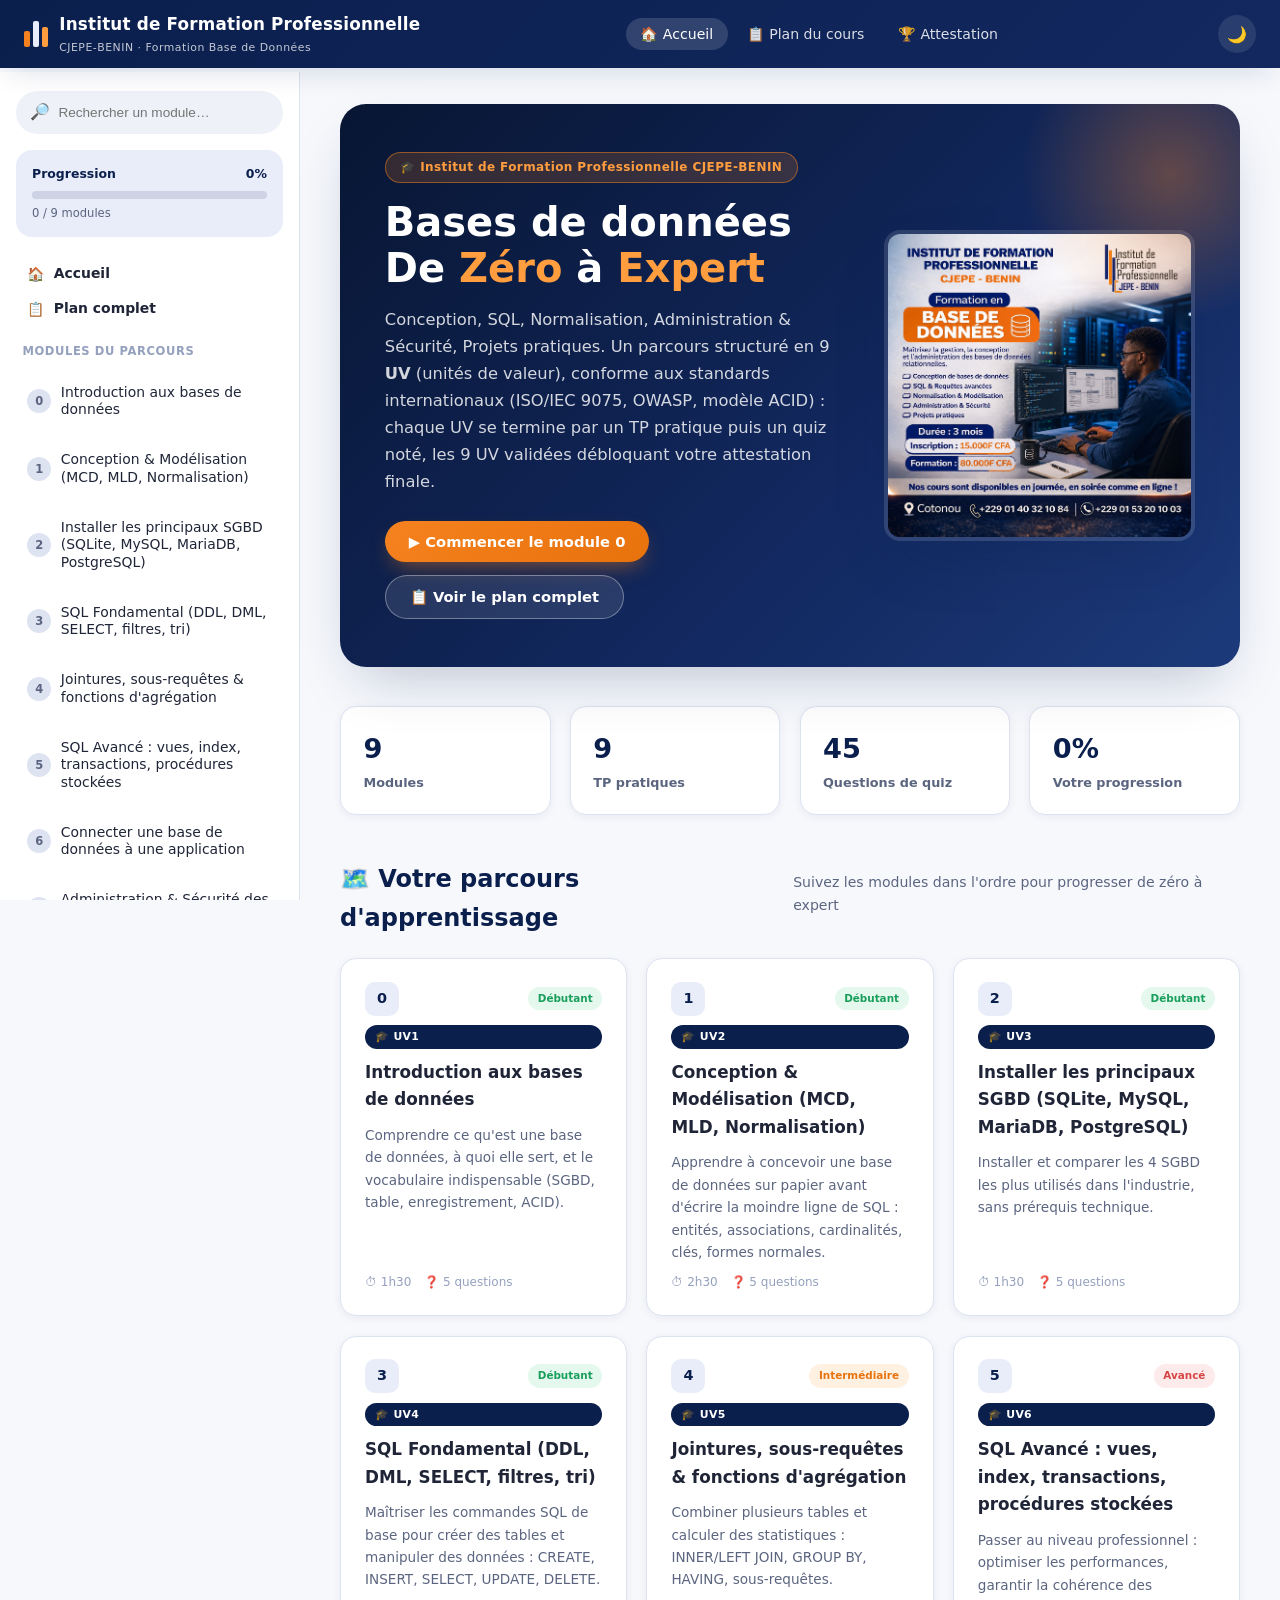
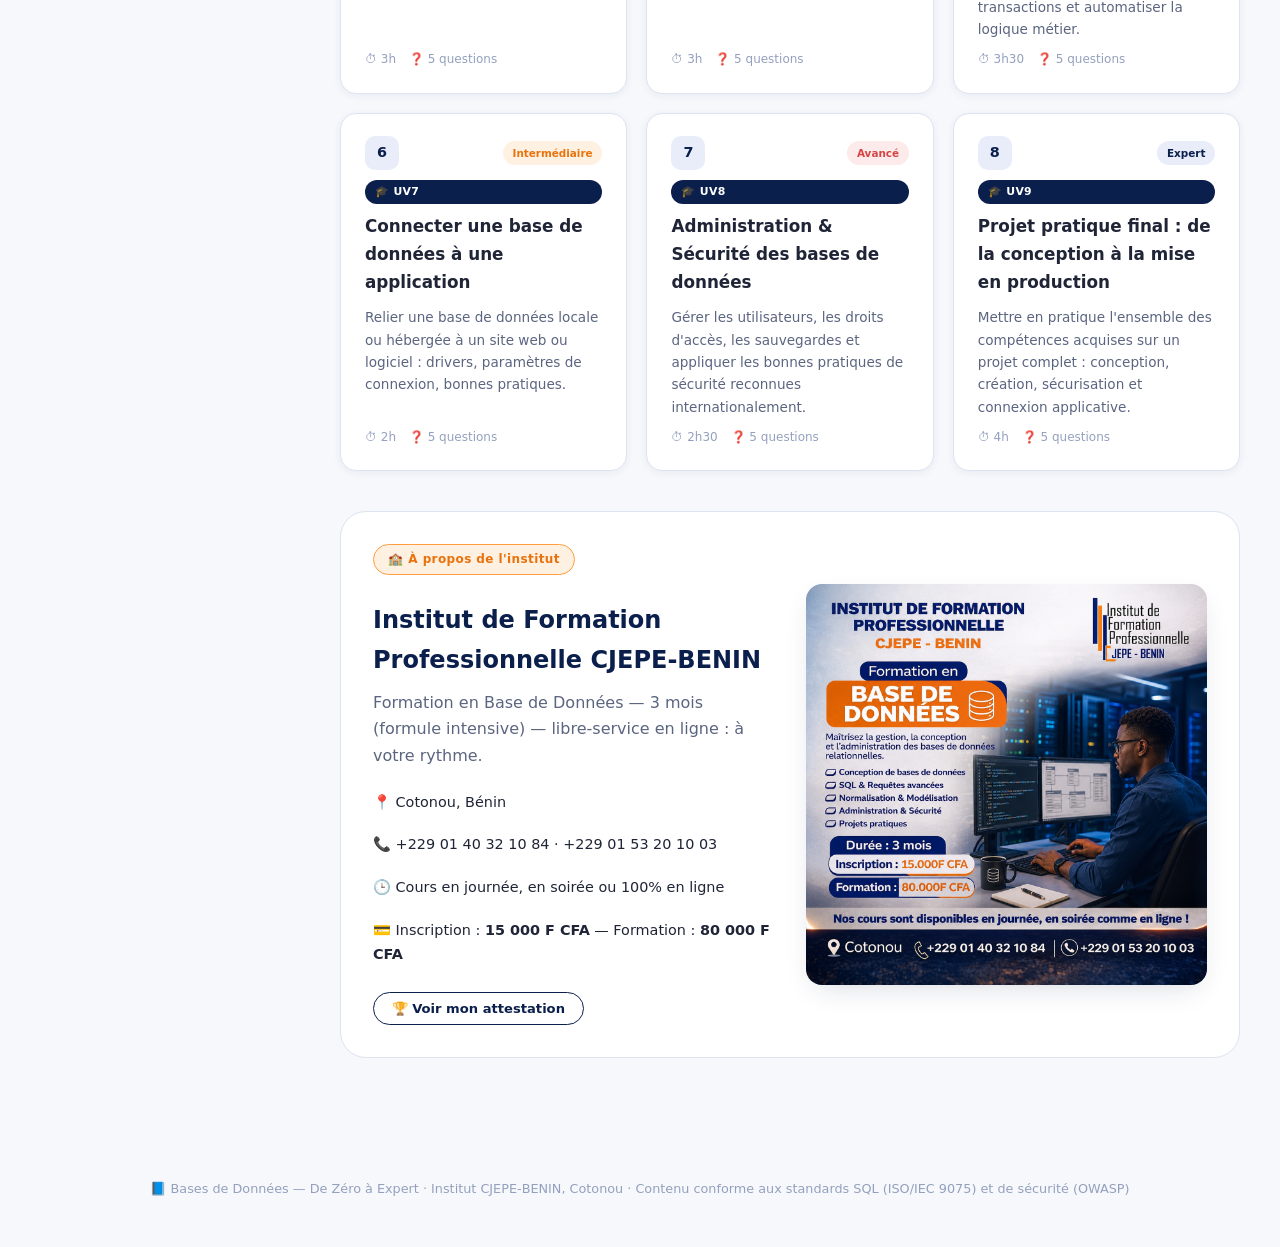
<file: site-cours-bdd/index.html>
<!DOCTYPE html>
<html lang="fr">
<head>
<meta charset="UTF-8">
<meta name="viewport" content="width=device-width, initial-scale=1.0">
<title>Bases de Données — De Zéro à Expert | Institut CJEPE-BENIN</title>
<meta name="description" content="Formation complète en bases de données : conception, SQL, normalisation, administration et sécurité. Cours interactif avec TP et quiz notés à la fin de chaque module.">
<link rel="stylesheet" href="css/style.css">
</head>
<body>
<a href="#main" class="skip-link">Aller au contenu principal</a>

<header class="site-header">
    <div class="brand">
        <span class="brand-mark"><span></span><span></span><span></span></span>
        <span>
            Institut de Formation Professionnelle<br>
            <small>CJEPE‑BENIN · Formation Base de Données</small>
        </span>
    </div>
    <nav class="header-nav" aria-label="Navigation principale">
        <button data-route="home">🏠 Accueil</button>
        <button data-route="plan">📋 Plan du cours</button>
        <button data-route="certificate">🏆 Attestation</button>
    </nav>
    <div class="header-actions">
        <button class="icon-btn" id="themeToggle" title="Changer de thème" aria-label="Changer de thème">🌙</button>
        <button class="menu-toggle" id="menuToggle" aria-label="Ouvrir le menu">☰</button>
    </div>
</header>
<div class="global-progress-wrap"><div class="global-progress-bar" id="globalProgressBar"></div></div>

<div class="app-shell">
    <div class="sidebar-overlay" id="sidebarOverlay"></div>
    <aside class="sidebar" aria-label="Sommaire du cours">
        <div class="sidebar-search">
            <span>🔎</span>
            <input type="text" id="sidebarSearch" placeholder="Rechercher un module…">
        </div>
        <div class="sidebar-progress">
            <div class="label"><span>Progression</span><span id="sidebarProgressPct">0%</span></div>
            <div class="progress-track"><div class="progress-fill" id="sidebarProgressFill" style="width:0%"></div></div>
            <div style="font-size:0.72rem; color:var(--gray-600); margin-top:0.3rem;" id="sidebarProgressLabel">0 / 0 modules</div>
        </div>
        <button class="nav-item" data-route="home" style="font-weight:700;">🏠 <span class="nav-title">Accueil</span></button>
        <button class="nav-item" data-route="plan" style="font-weight:700;">📋 <span class="nav-title">Plan complet</span></button>
        <div class="sidebar-section-title">Modules du parcours</div>
        <ul class="nav-list" id="navList"></ul>
        <div class="sidebar-section-title">Certification</div>
        <button class="nav-item" data-route="certificate" style="font-weight:700;">🏆 <span class="nav-title">Mon attestation</span></button>
    </aside>

    <main class="main-content" id="main">
        <section class="view" id="view-home"></section>
        <section class="view" id="view-plan"></section>
        <section class="view" id="view-module"></section>
        <section class="view" id="view-certificate"></section>
    </main>
</div>

<footer class="site-footer">
    <p>📘 Bases de Données — De Zéro à Expert · Institut CJEPE‑BENIN, Cotonou · Contenu conforme aux standards SQL (ISO/IEC 9075) et de sécurité (OWASP)</p>
</footer>

<script src="js/data.js"></script>
<script src="js/app.js"></script>
</body>
</html>
</file>
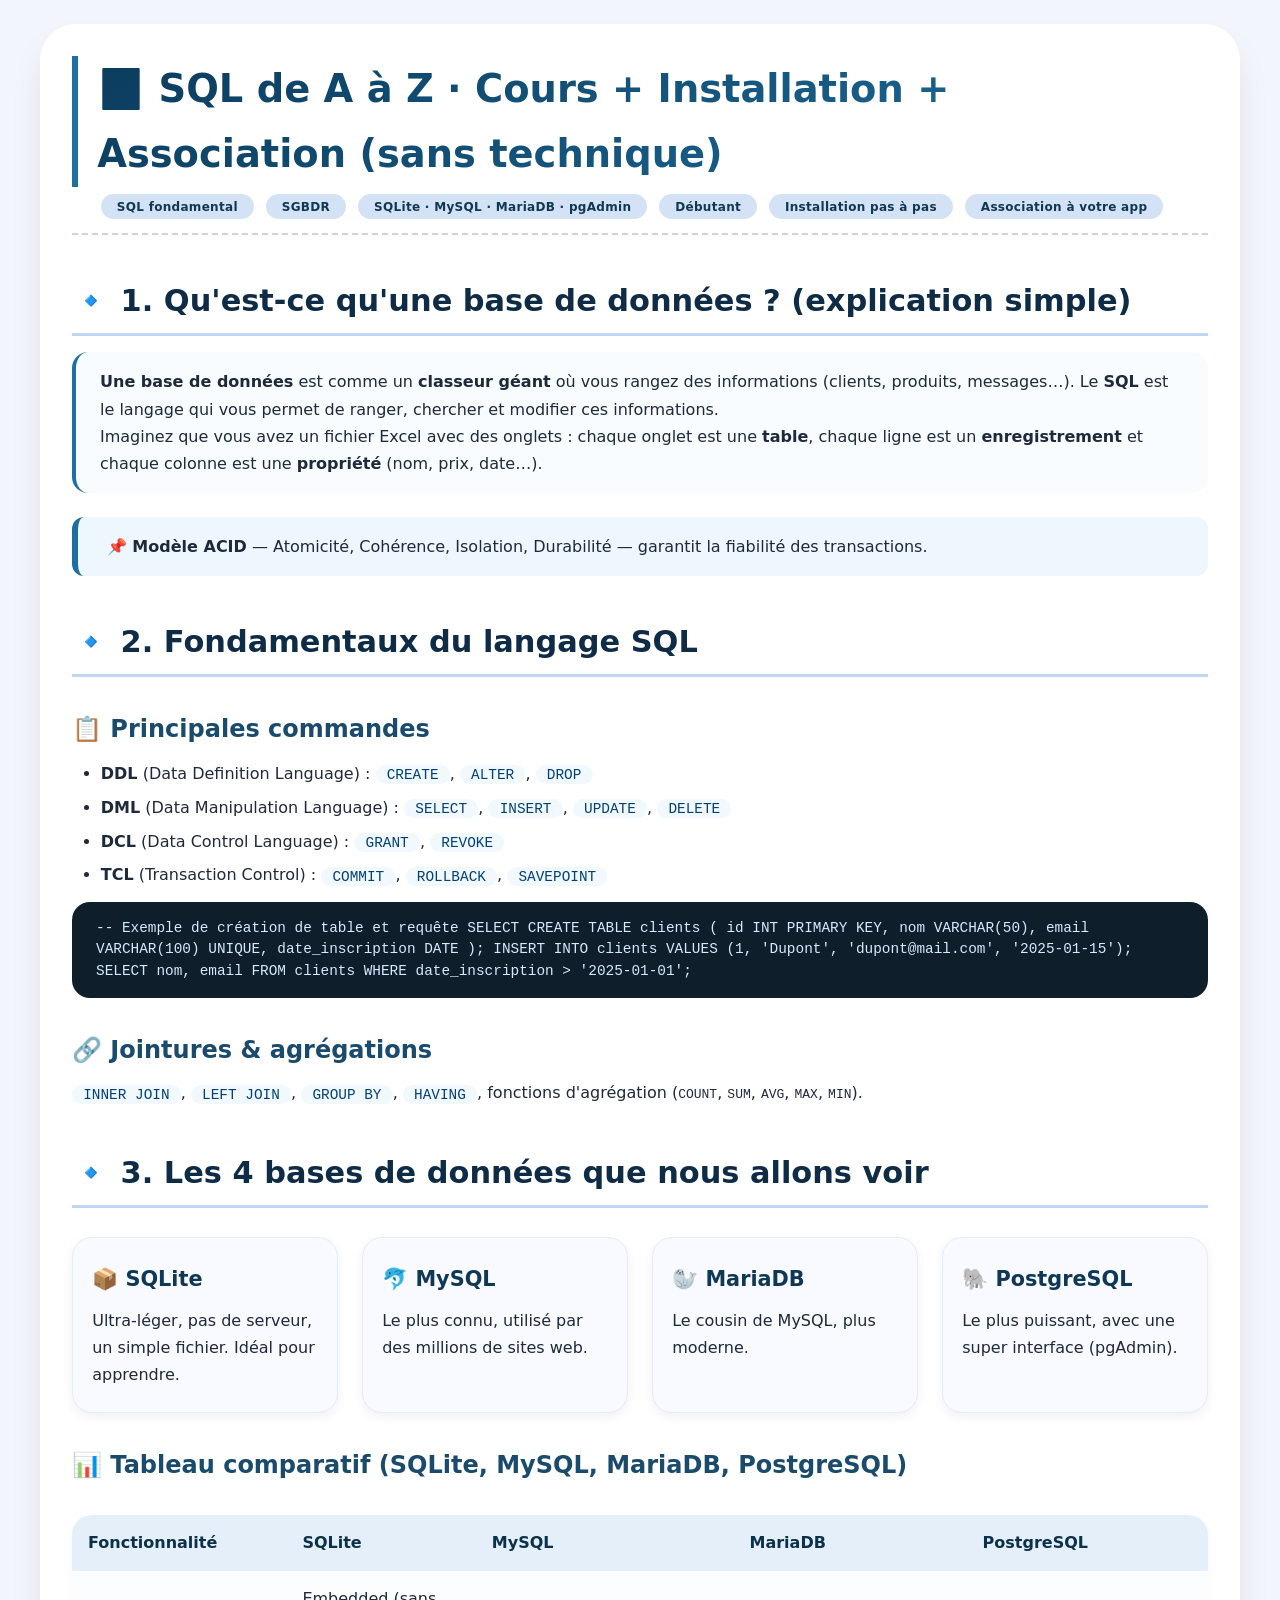
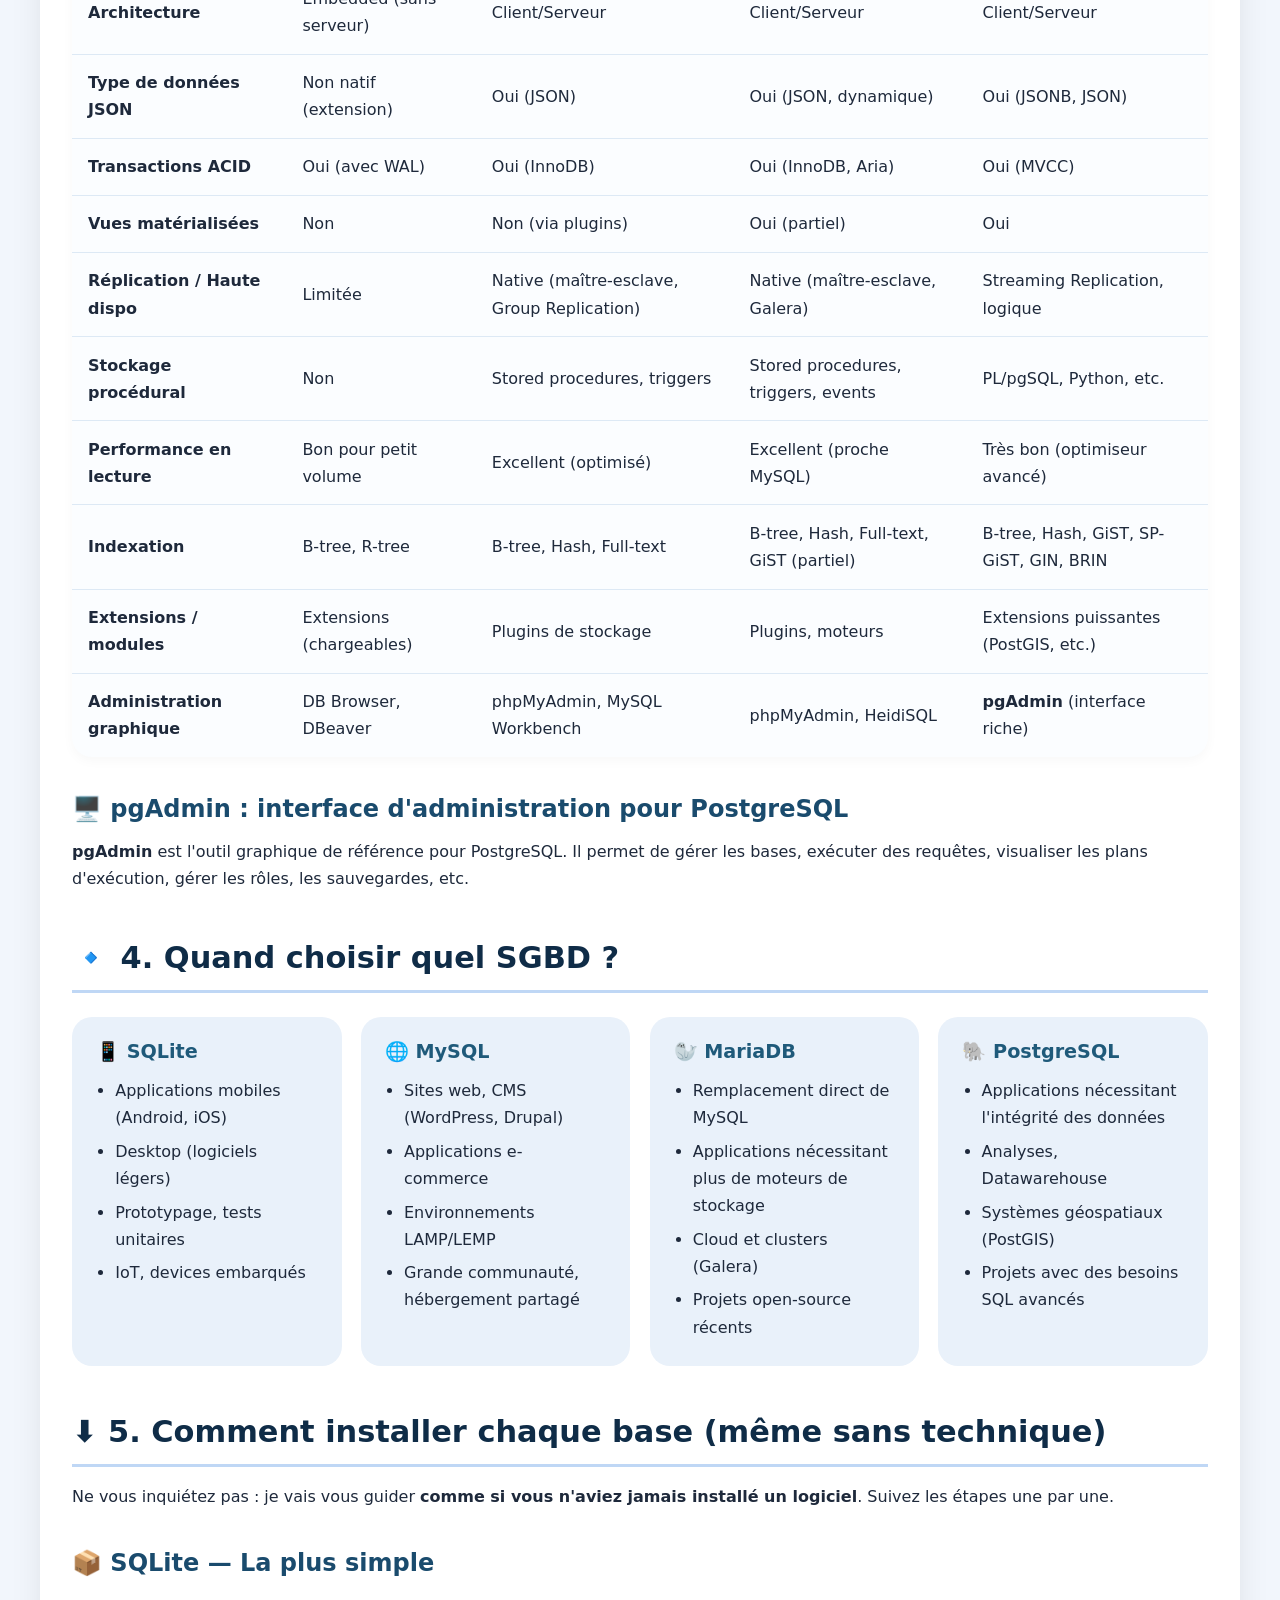
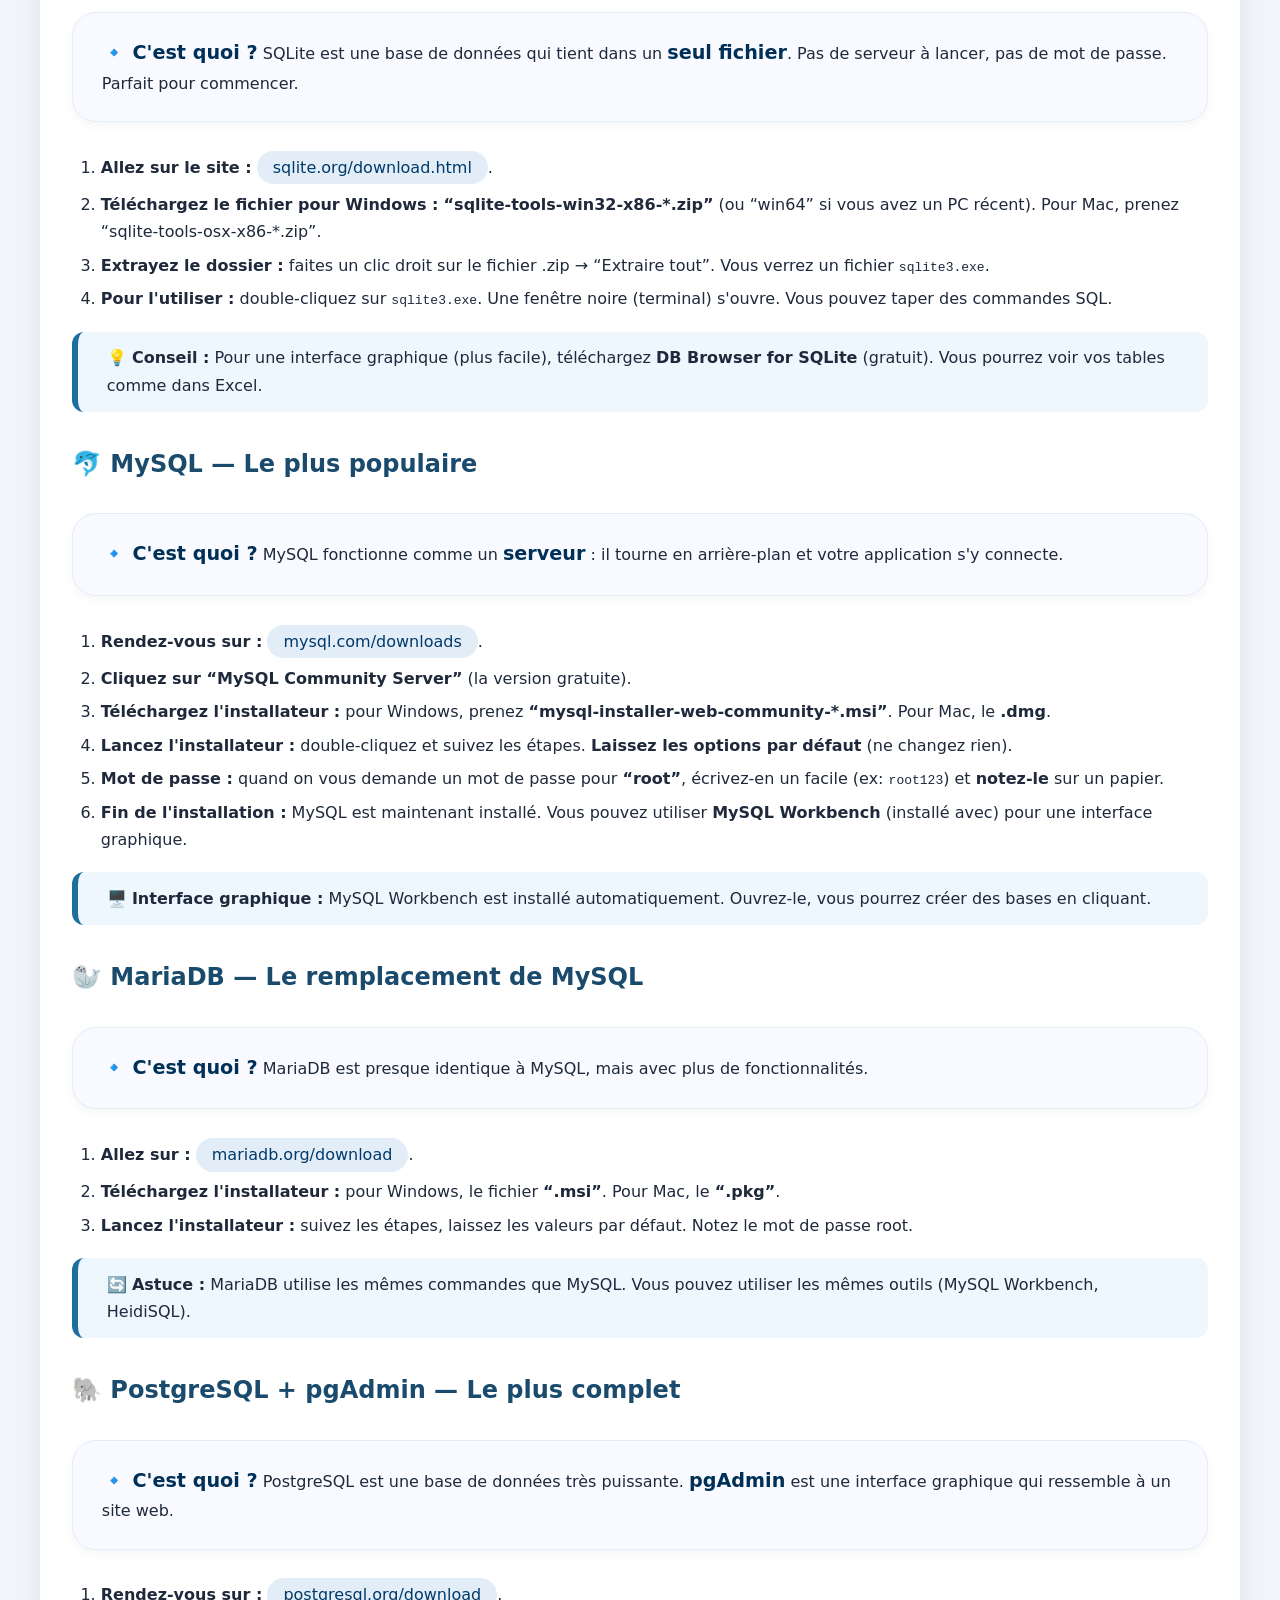
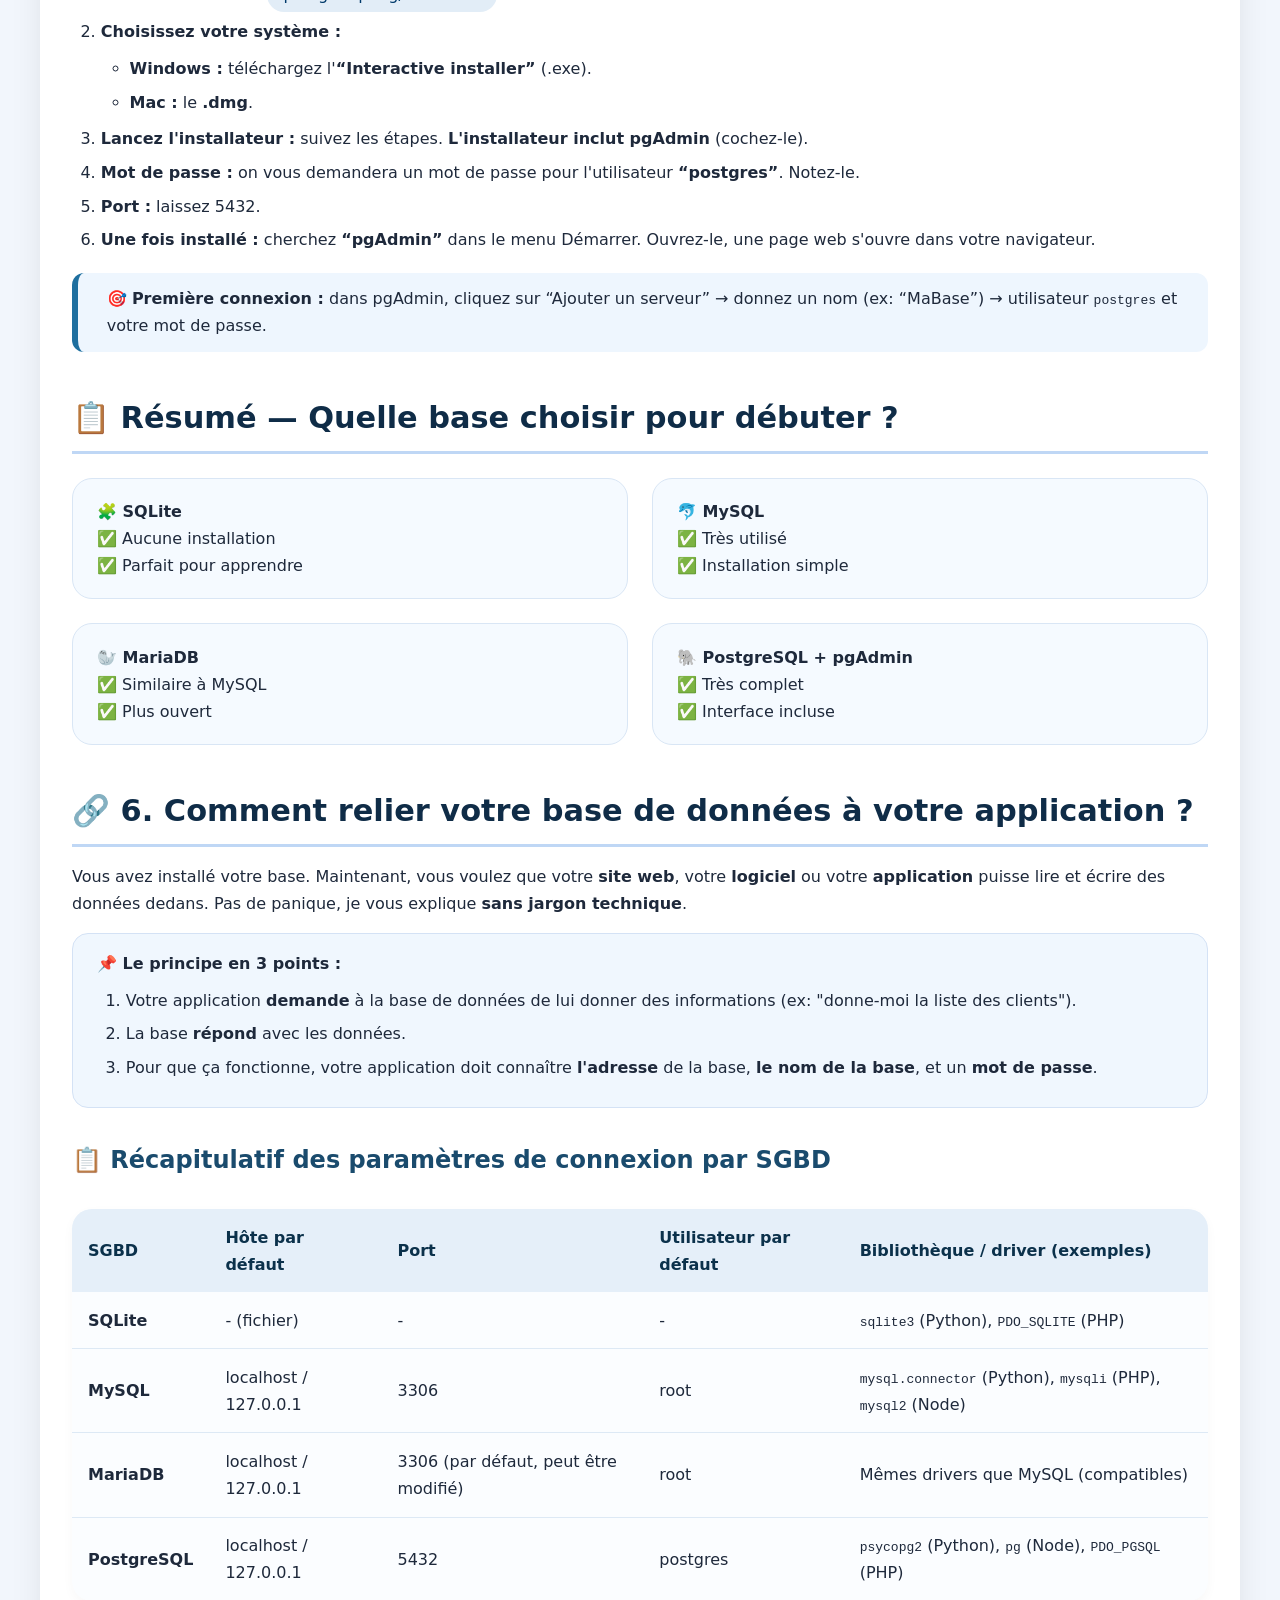
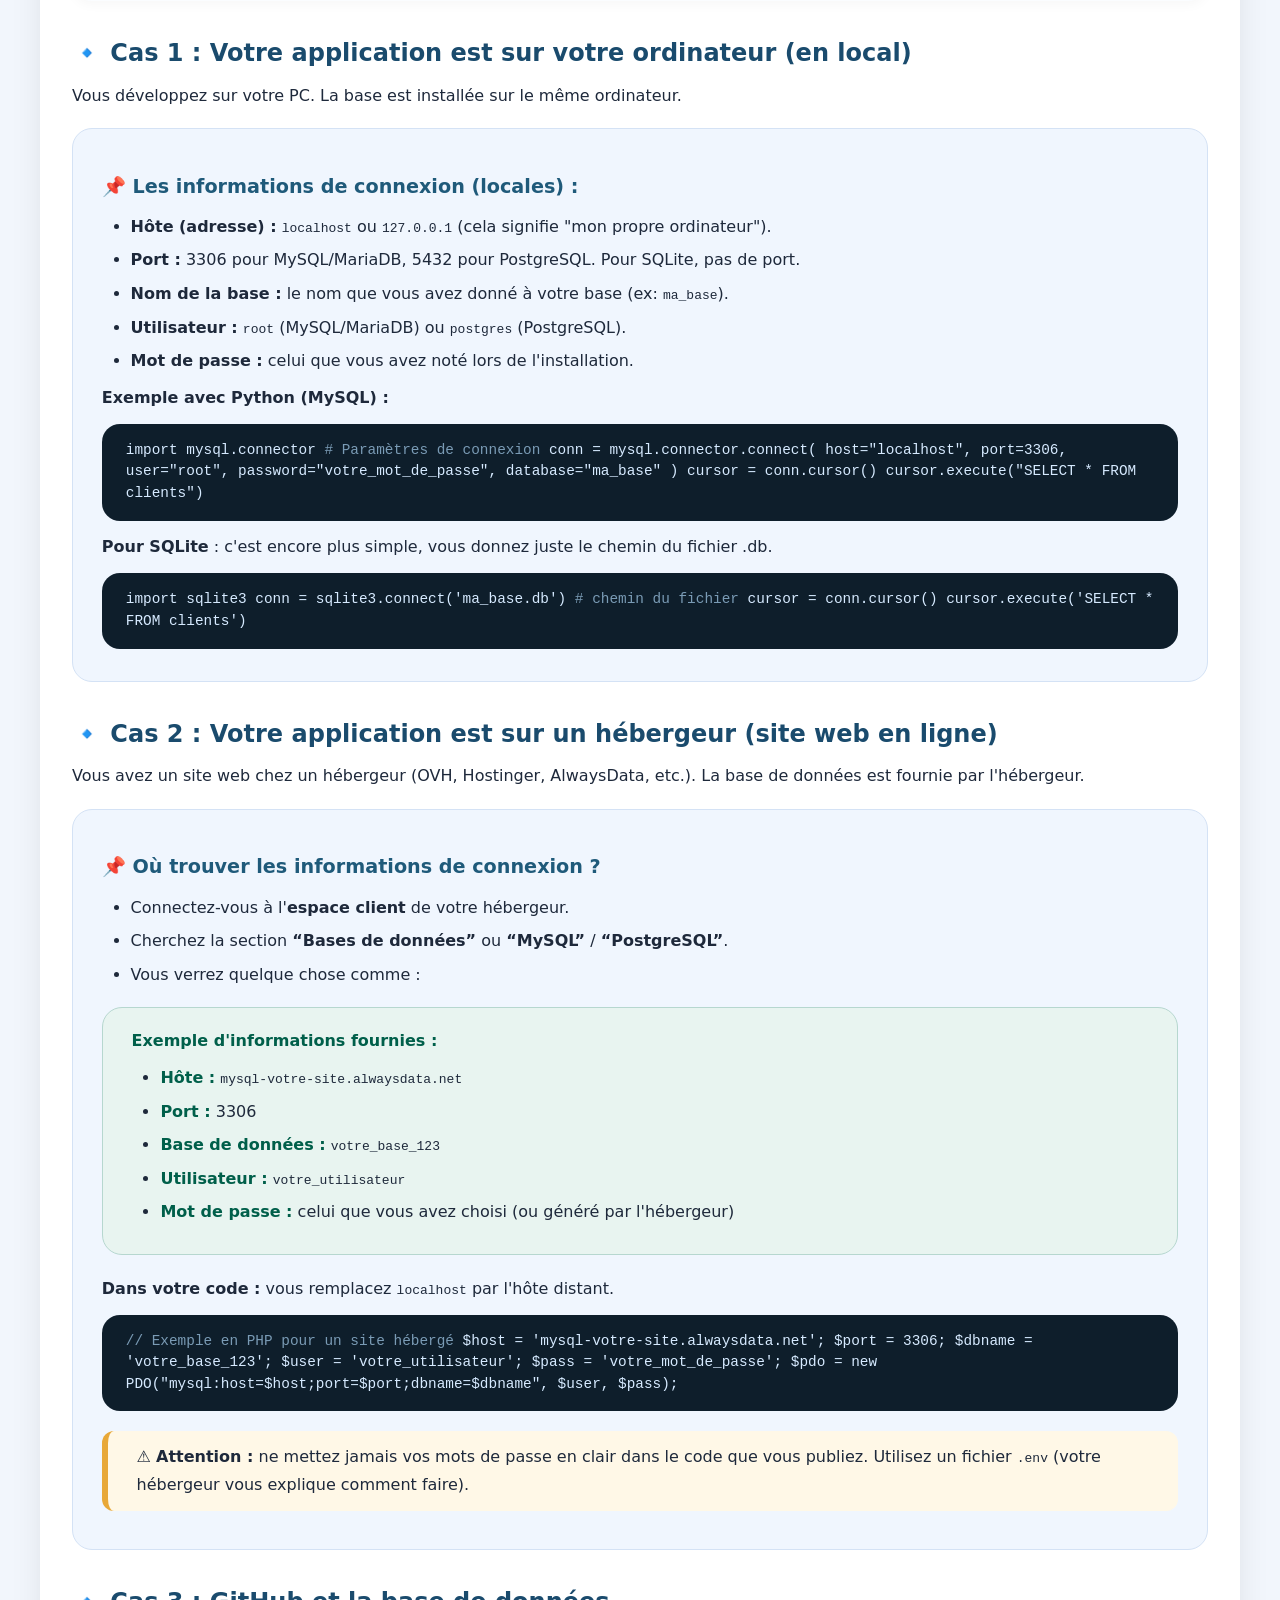
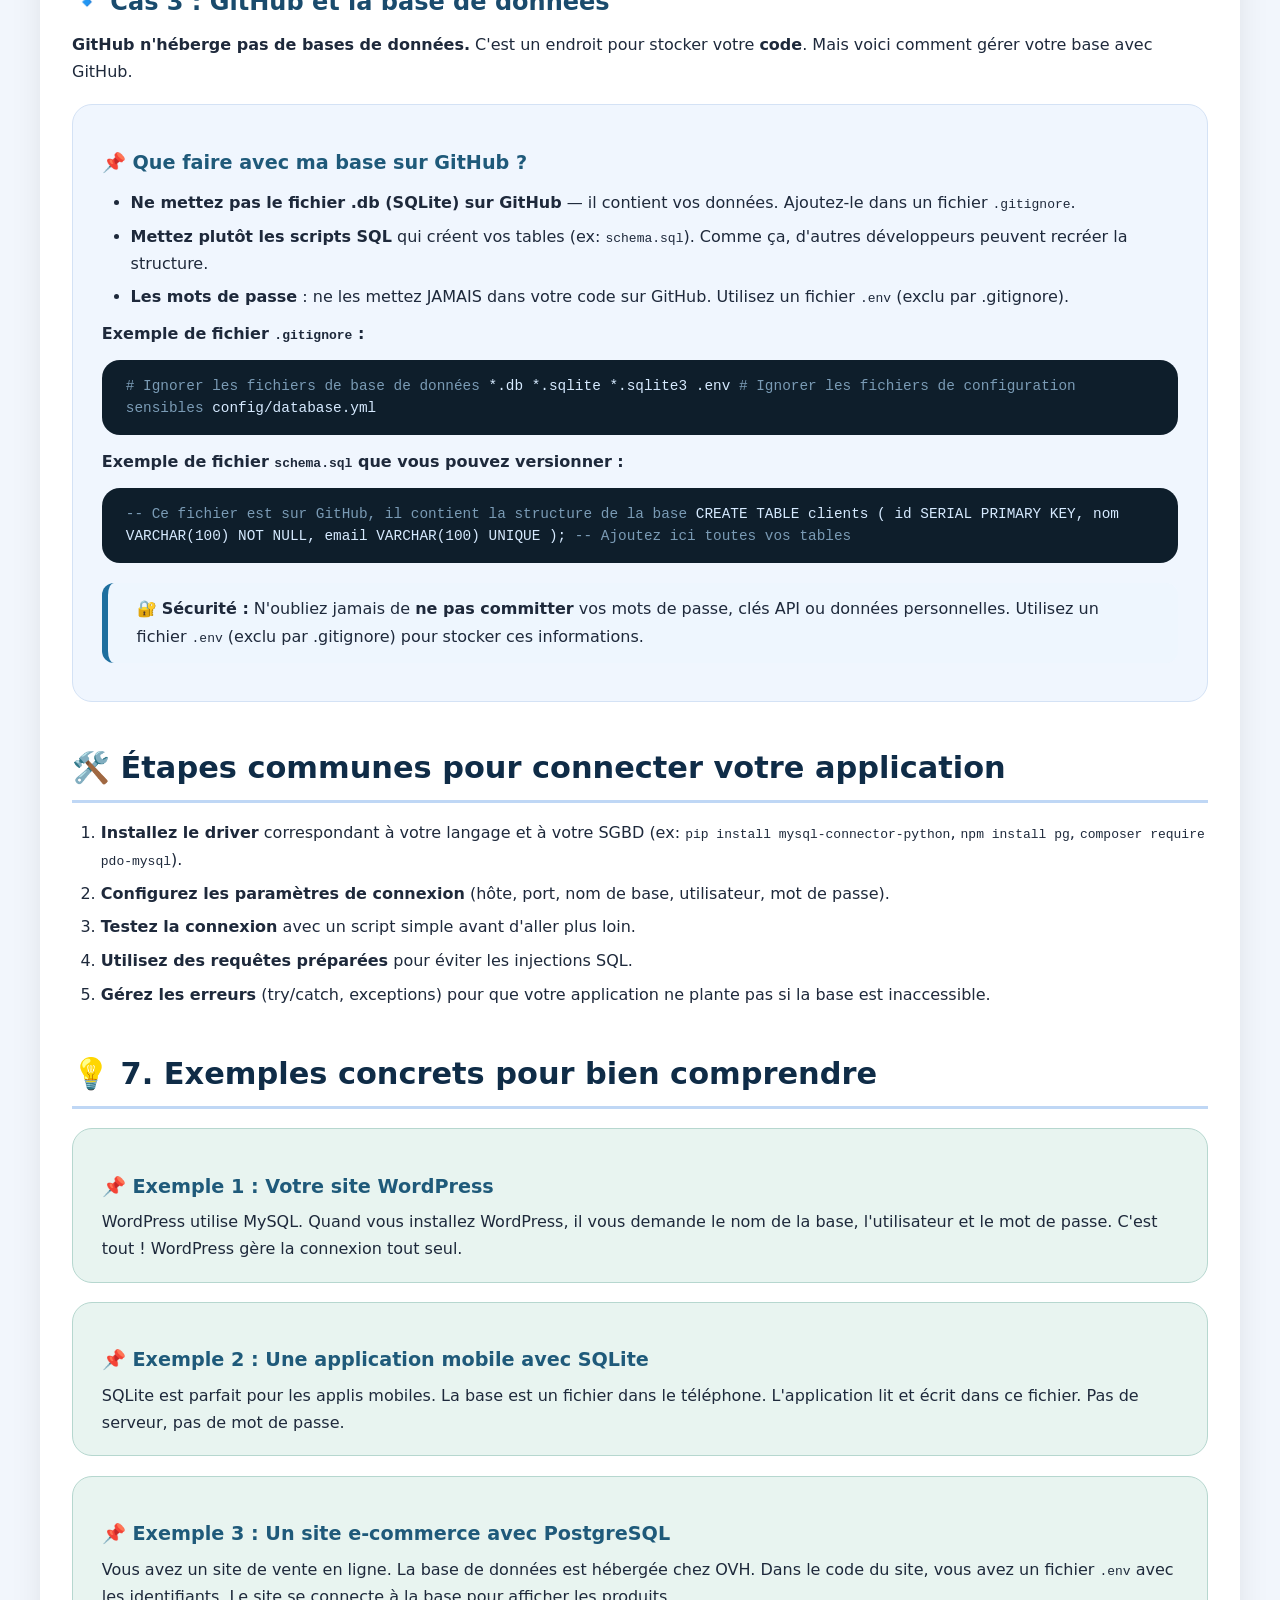
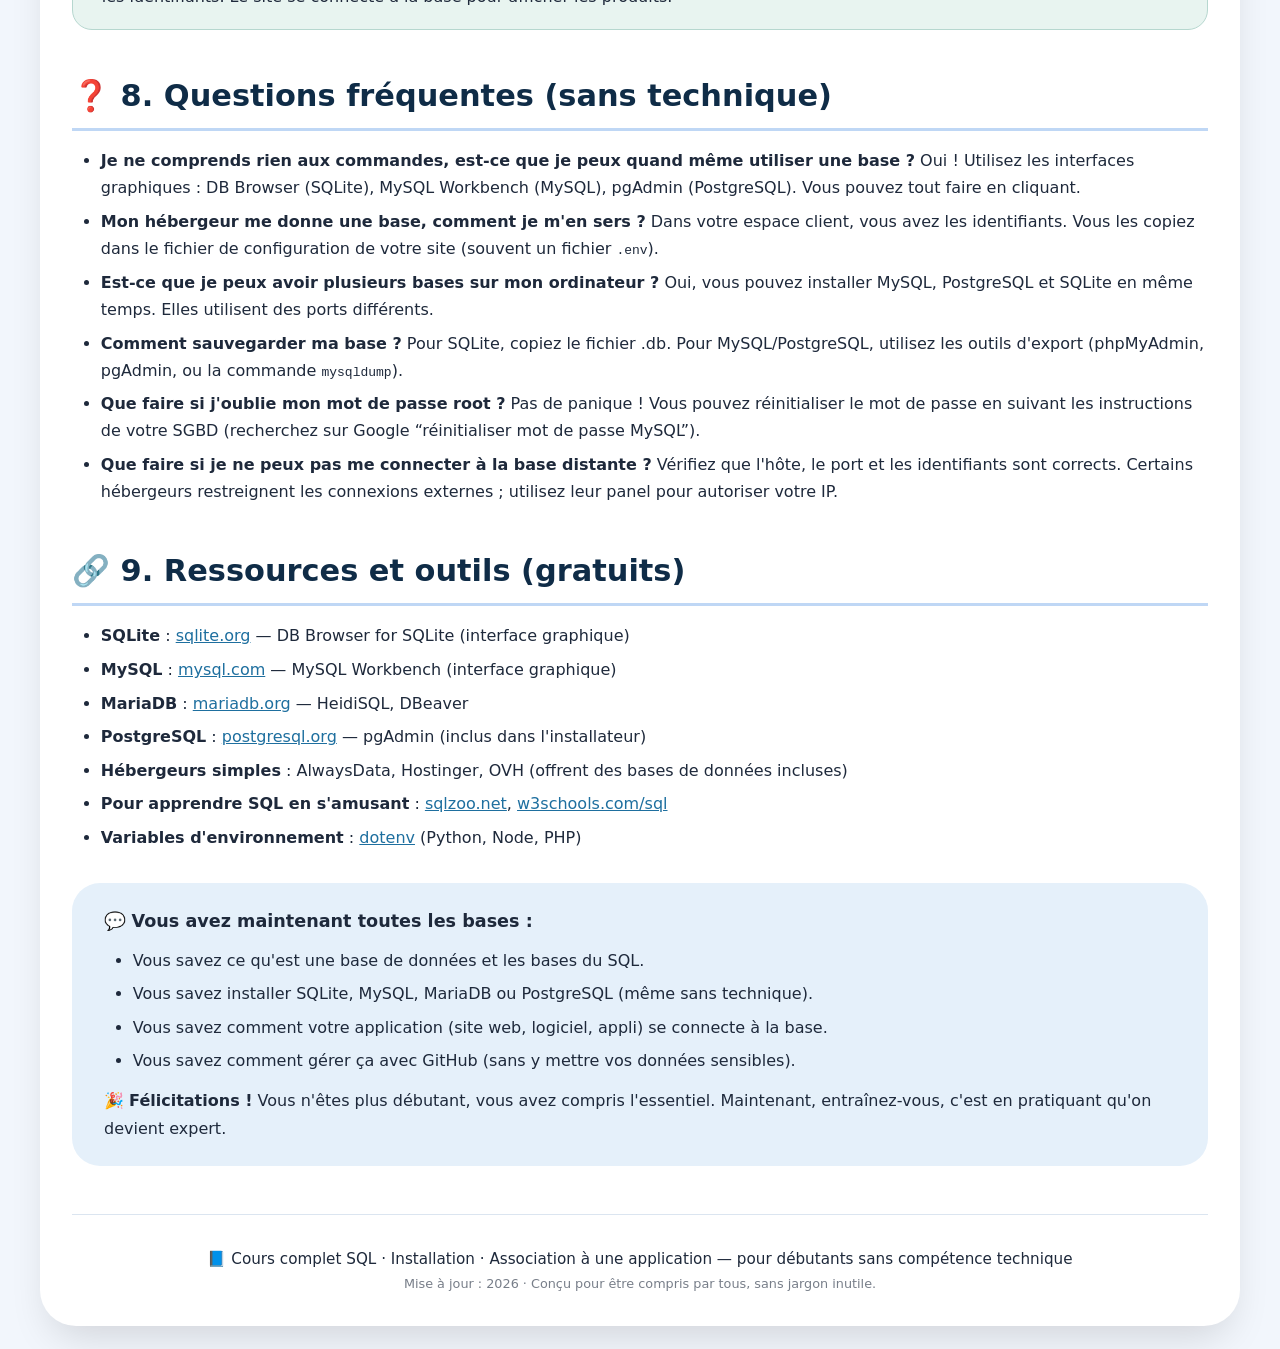
<file: Base de données.html>
<!DOCTYPE html>
<html lang="fr">
<head>
    <meta charset="UTF-8">
    <meta name="viewport" content="width=device-width, initial-scale=1.0">
    <title>Cours SQL complet · Installation · Association à une application (débutant)</title>
    <style>
        * {
            margin: 0;
            padding: 0;
            box-sizing: border-box;
        }
        body {
            font-family: 'Segoe UI', Roboto, system-ui, sans-serif;
            background: #f2f6fc;
            color: #1e293b;
            padding: 1.5rem 1rem;
            line-height: 1.7;
        }
        .container {
            max-width: 1200px;
            margin: 0 auto;
            background: white;
            border-radius: 36px;
            box-shadow: 0 20px 40px -12px rgba(0,0,0,0.15);
            padding: 2rem 2rem;
        }
        h1 {
            font-size: 2.4rem;
            font-weight: 700;
            background: linear-gradient(145deg, #0b3b5c, #1e6f9f);
            -webkit-background-clip: text;
            -webkit-text-fill-color: transparent;
            background-clip: text;
            border-left: 6px solid #1e6f9f;
            padding-left: 1.2rem;
            margin-bottom: 0.25rem;
        }
        .sous-titre {
            font-size: 1.1rem;
            color: #2c3e50;
            margin-bottom: 2rem;
            padding-left: 1.8rem;
            border-bottom: 2px dashed #cbd5e1;
            padding-bottom: 0.8rem;
        }
        h2 {
            font-size: 1.9rem;
            font-weight: 600;
            margin-top: 2.5rem;
            margin-bottom: 1rem;
            color: #0f2c47;
            border-bottom: 3px solid #bfd7f5;
            padding-bottom: 0.4rem;
        }
        h3 {
            font-size: 1.5rem;
            font-weight: 600;
            margin-top: 2rem;
            margin-bottom: 0.5rem;
            color: #1a4b6d;
        }
        h4 {
            font-weight: 600;
            font-size: 1.2rem;
            color: #1f5a7a;
            margin-top: 1.4rem;
            margin-bottom: 0.3rem;
        }
        p, li {
            color: #1e293b;
        }
        .etape-box {
            background: #f8faff;
            border-radius: 24px;
            padding: 1.5rem 1.8rem;
            margin: 1.8rem 0;
            border: 1px solid #e2edf7;
            box-shadow: 0 4px 10px rgba(0, 20, 40, 0.04);
        }
        .etape-box strong {
            color: #003057;
            font-size: 1.2rem;
        }
        .badge {
            display: inline-block;
            background: #d4e2f5;
            color: #103753;
            padding: 0.15rem 1rem;
            border-radius: 40px;
            font-size: 0.75rem;
            font-weight: 600;
            letter-spacing: 0.3px;
            margin-right: 0.4rem;
        }
        .code-block {
            background: #0e1e2b;
            color: #d6eaff;
            padding: 1rem 1.5rem;
            border-radius: 18px;
            overflow-x: auto;
            font-family: 'JetBrains Mono', 'Fira Code', monospace;
            font-size: 0.9rem;
            line-height: 1.5;
            margin: 0.8rem 0;
        }
        .code-block .comment { color: #7a9bb5; }
        .note-importante {
            background: #eef6fe;
            border-left: 6px solid #1e6f9f;
            padding: 0.8rem 1.8rem;
            border-radius: 12px;
            margin: 1.2rem 0;
        }
        .note {
            background: #eef6fe;
            border-left: 6px solid #1e6f9f;
            padding: 1rem 1.8rem;
            border-radius: 12px;
            margin: 1.5rem 0;
            font-weight: 400;
        }
        .note-simple {
            background: #f0f7fe;
            border-radius: 16px;
            padding: 1rem 1.5rem;
            margin: 1rem 0;
            border: 1px solid #d4e2f5;
        }
        ul, ol {
            padding-left: 1.8rem;
            margin: 0.6rem 0;
        }
        li {
            margin: 0.4rem 0;
        }
        .telechargement-lien {
            background: #e2edf7;
            padding: 0.2rem 1rem;
            border-radius: 30px;
            font-weight: 500;
            color: #003a6b;
            text-decoration: none;
            display: inline-block;
        }
        .telechargement-lien:hover {
            background: #c7ddf5;
        }
        .comparaison-simple {
            display: grid;
            grid-template-columns: 1fr 1fr;
            gap: 1.5rem;
            margin: 1.5rem 0;
        }
        .comparaison-simple > div {
            background: #f5faff;
            border-radius: 20px;
            padding: 1.2rem 1.5rem;
            border: 1px solid #d9e6f5;
        }
        .card-grid {
            display: grid;
            grid-template-columns: repeat(auto-fit, minmax(240px, 1fr));
            gap: 1.5rem;
            margin: 1.8rem 0;
        }
        .card {
            background: #f8faff;
            border-radius: 20px;
            padding: 1.5rem 1.2rem;
            box-shadow: 0 4px 12px rgba(0, 20, 40, 0.06);
            border: 1px solid #e2edf7;
            transition: 0.2s;
        }
        .card:hover {
            transform: translateY(-4px);
            border-color: #8bb9e0;
            box-shadow: 0 12px 24px -12px rgba(26, 75, 107, 0.2);
        }
        .card strong {
            display: block;
            font-size: 1.3rem;
            color: #0f3857;
            margin-bottom: 0.6rem;
        }
        table {
            width: 100%;
            border-collapse: collapse;
            margin: 1.8rem 0;
            background: #fbfdff;
            border-radius: 20px;
            overflow: hidden;
            box-shadow: 0 4px 12px rgba(0,0,0,0.03);
        }
        th {
            background: #e5eff9;
            color: #0b314b;
            font-weight: 600;
            padding: 0.9rem 1rem;
            text-align: left;
        }
        td {
            padding: 0.9rem 1rem;
            border-bottom: 1px solid #dde9f5;
        }
        tr:last-child td {
            border-bottom: none;
        }
        .highlight {
            background: #f1f9ff;
            border-radius: 12px;
            padding: 0.1rem 0.7rem;
            font-family: 'JetBrains Mono', 'Fira Code', monospace;
            font-size: 0.9rem;
            color: #004078;
        }
        @media (max-width: 700px) {
            .comparaison-simple { grid-template-columns: 1fr; }
            .container { padding: 1.2rem; }
            h1 { font-size: 1.8rem; }
        }
        .footer-note {
            margin-top: 3rem;
            text-align: center;
            color: #64748b;
            font-size: 0.95rem;
            border-top: 1px solid #dbe5f0;
            padding-top: 2rem;
        }
        .flex-usage {
            display: flex;
            flex-wrap: wrap;
            gap: 1.2rem;
            margin: 1.5rem 0;
        }
        .flex-usage > div {
            flex: 1 1 200px;
            background: #e9f1fa;
            border-radius: 20px;
            padding: 1.2rem 1.5rem;
        }
        .code-grid {
            display: grid;
            grid-template-columns: 1fr 1fr;
            gap: 1rem;
            margin: 0.5rem 0;
        }
        .code-grid > div {
            background: #f2f6fe;
            border-radius: 16px;
            padding: 0.8rem 1.2rem;
        }
        .code-grid .code-block {
            font-size:0.8rem;
            padding:0.8rem 1rem;
            margin:0.4rem 0;
        }
        @media (max-width: 600px) {
            .code-grid { grid-template-columns: 1fr; }
        }
        .hosting-card {
            background: #f0f6fe;
            border-radius: 20px;
            padding: 1.2rem 1.8rem;
            margin: 1.2rem 0;
            border: 1px solid #d4e2f5;
        }
        .definition-bloc {
            background: #f9fcff;
            border-radius: 16px;
            padding: 1rem 1.5rem;
            margin: 0.8rem 0;
            border-left: 4px solid #1e6f9f;
        }
        .warning {
            background: #fff8e7;
            border-left: 6px solid #e8a838;
            padding: 0.8rem 1.8rem;
            border-radius: 12px;
            margin: 1.2rem 0;
        }
        .exemple-concret {
            background: #e8f4f0;
            border-radius: 20px;
            padding: 1.2rem 1.8rem;
            margin: 1.2rem 0;
            border: 1px solid #b6d7cf;
        }
        .exemple-concret strong {
            color: #005f4a;
        }
    </style>
</head>
<body>
<div class="container">
    <h1>🗄️ SQL de A à Z · Cours + Installation + Association (sans technique)</h1>
    <div class="sous-titre">
        <span class="badge">SQL fondamental</span>
        <span class="badge">SGBDR</span>
        <span class="badge">SQLite · MySQL · MariaDB · pgAdmin</span>
        <span class="badge">Débutant</span>
        <span class="badge">Installation pas à pas</span>
        <span class="badge">Association à votre app</span>
    </div>

    <!-- ============================================================ -->
    <!-- PARTIE 1 : INTRODUCTION & SQL (fusionnée et simplifiée) -->
    <!-- ============================================================ -->
    <h2>🔹 1. Qu'est-ce qu'une base de données ? (explication simple)</h2>
    <div class="definition-bloc">
        <p><strong>Une base de données</strong> est comme un <strong>classeur géant</strong> où vous rangez des informations (clients, produits, messages…). Le <strong>SQL</strong> est le langage qui vous permet de ranger, chercher et modifier ces informations.</p>
        <p>Imaginez que vous avez un fichier Excel avec des onglets : chaque onglet est une <strong>table</strong>, chaque ligne est un <strong>enregistrement</strong> et chaque colonne est une <strong>propriété</strong> (nom, prix, date…).</p>
    </div>
    <div class="note">
        <strong>📌 Modèle ACID</strong> — Atomicité, Cohérence, Isolation, Durabilité — garantit la fiabilité des transactions.
    </div>

    <h2>🔹 2. Fondamentaux du langage SQL</h2>
    <h3>📋 Principales commandes</h3>
    <ul>
        <li><strong>DDL</strong> (Data Definition Language) : <span class="highlight">CREATE</span>, <span class="highlight">ALTER</span>, <span class="highlight">DROP</span></li>
        <li><strong>DML</strong> (Data Manipulation Language) : <span class="highlight">SELECT</span>, <span class="highlight">INSERT</span>, <span class="highlight">UPDATE</span>, <span class="highlight">DELETE</span></li>
        <li><strong>DCL</strong> (Data Control Language) : <span class="highlight">GRANT</span>, <span class="highlight">REVOKE</span></li>
        <li><strong>TCL</strong> (Transaction Control) : <span class="highlight">COMMIT</span>, <span class="highlight">ROLLBACK</span>, <span class="highlight">SAVEPOINT</span></li>
    </ul>
    <div class="code-block">
-- Exemple de création de table et requête SELECT
CREATE TABLE clients (
    id INT PRIMARY KEY,
    nom VARCHAR(50),
    email VARCHAR(100) UNIQUE,
    date_inscription DATE
);

INSERT INTO clients VALUES (1, 'Dupont', 'dupont@mail.com', '2025-01-15');
SELECT nom, email FROM clients WHERE date_inscription > '2025-01-01';
    </div>
    <h3>🔗 Jointures & agrégations</h3>
    <p><span class="highlight">INNER JOIN</span>, <span class="highlight">LEFT JOIN</span>, <span class="highlight">GROUP BY</span>, <span class="highlight">HAVING</span>, fonctions d'agrégation (<code>COUNT</code>, <code>SUM</code>, <code>AVG</code>, <code>MAX</code>, <code>MIN</code>).</p>

    <!-- ============================================================ -->
    <!-- PARTIE 2 : LES 4 SGBD ET LEUR COMPARAISON -->
    <!-- ============================================================ -->
    <h2>🔹 3. Les 4 bases de données que nous allons voir</h2>
    <div class="card-grid">
        <div class="card"><strong>📦 SQLite</strong> Ultra-léger, pas de serveur, un simple fichier. Idéal pour apprendre.</div>
        <div class="card"><strong>🐬 MySQL</strong> Le plus connu, utilisé par des millions de sites web.</div>
        <div class="card"><strong>🦭 MariaDB</strong> Le cousin de MySQL, plus moderne.</div>
        <div class="card"><strong>🐘 PostgreSQL</strong> Le plus puissant, avec une super interface (pgAdmin).</div>
    </div>

    <h3 style="margin-top: 2rem;">📊 Tableau comparatif (SQLite, MySQL, MariaDB, PostgreSQL)</h3>
    <table>
        <thead><tr><th>Fonctionnalité</th><th>SQLite</th><th>MySQL</th><th>MariaDB</th><th>PostgreSQL</th></tr></thead>
        <tbody>
            <tr><td><strong>Architecture</strong></td><td>Embedded (sans serveur)</td><td>Client/Serveur</td><td>Client/Serveur</td><td>Client/Serveur</td></tr>
            <tr><td><strong>Type de données JSON</strong></td><td>Non natif (extension)</td><td>Oui (JSON)</td><td>Oui (JSON, dynamique)</td><td>Oui (JSONB, JSON)</td></tr>
            <tr><td><strong>Transactions ACID</strong></td><td>Oui (avec WAL)</td><td>Oui (InnoDB)</td><td>Oui (InnoDB, Aria)</td><td>Oui (MVCC)</td></tr>
            <tr><td><strong>Vues matérialisées</strong></td><td>Non</td><td>Non (via plugins)</td><td>Oui (partiel)</td><td>Oui</td></tr>
            <tr><td><strong>Réplication / Haute dispo</strong></td><td>Limitée</td><td>Native (maître-esclave, Group Replication)</td><td>Native (maître-esclave, Galera)</td><td>Streaming Replication, logique</td></tr>
            <tr><td><strong>Stockage procédural</strong></td><td>Non</td><td>Stored procedures, triggers</td><td>Stored procedures, triggers, events</td><td>PL/pgSQL, Python, etc.</td></tr>
            <tr><td><strong>Performance en lecture</strong></td><td>Bon pour petit volume</td><td>Excellent (optimisé)</td><td>Excellent (proche MySQL)</td><td>Très bon (optimiseur avancé)</td></tr>
            <tr><td><strong>Indexation</strong></td><td>B-tree, R-tree</td><td>B-tree, Hash, Full-text</td><td>B-tree, Hash, Full-text, GiST (partiel)</td><td>B-tree, Hash, GiST, SP-GiST, GIN, BRIN</td></tr>
            <tr><td><strong>Extensions / modules</strong></td><td>Extensions (chargeables)</td><td>Plugins de stockage</td><td>Plugins, moteurs</td><td>Extensions puissantes (PostGIS, etc.)</td></tr>
            <tr><td><strong>Administration graphique</strong></td><td>DB Browser, DBeaver</td><td>phpMyAdmin, MySQL Workbench</td><td>phpMyAdmin, HeidiSQL</td><td><strong>pgAdmin</strong> (interface riche)</td></tr>
        </tbody>
    </table>

    <h3>🖥️ pgAdmin : interface d'administration pour PostgreSQL</h3>
    <p><strong>pgAdmin</strong> est l'outil graphique de référence pour PostgreSQL. Il permet de gérer les bases, exécuter des requêtes, visualiser les plans d'exécution, gérer les rôles, les sauvegardes, etc.</p>

    <!-- ============================================================ -->
    <!-- PARTIE 3 : CAS D'USAGE -->
    <!-- ============================================================ -->
    <h2>🔹 4. Quand choisir quel SGBD ?</h2>
    <div class="flex-usage">
        <div><h4 style="margin:0;">📱 SQLite</h4><ul style="margin: 0.5rem 0 0 0; padding-left: 1.2rem;"><li>Applications mobiles (Android, iOS)</li><li>Desktop (logiciels légers)</li><li>Prototypage, tests unitaires</li><li>IoT, devices embarqués</li></ul></div>
        <div><h4 style="margin:0;">🌐 MySQL</h4><ul style="margin: 0.5rem 0 0 0; padding-left: 1.2rem;"><li>Sites web, CMS (WordPress, Drupal)</li><li>Applications e-commerce</li><li>Environnements LAMP/LEMP</li><li>Grande communauté, hébergement partagé</li></ul></div>
        <div><h4 style="margin:0;">🦭 MariaDB</h4><ul style="margin: 0.5rem 0 0 0; padding-left: 1.2rem;"><li>Remplacement direct de MySQL</li><li>Applications nécessitant plus de moteurs de stockage</li><li>Cloud et clusters (Galera)</li><li>Projets open-source récents</li></ul></div>
        <div><h4 style="margin:0;">🐘 PostgreSQL</h4><ul style="margin: 0.5rem 0 0 0; padding-left: 1.2rem;"><li>Applications nécessitant l'intégrité des données</li><li>Analyses, Datawarehouse</li><li>Systèmes géospatiaux (PostGIS)</li><li>Projets avec des besoins SQL avancés</li></ul></div>
    </div>

    <!-- ============================================================ -->
    <!-- PARTIE 5 : INSTALLATION (débutant) -->
    <!-- ============================================================ -->
    <h2>⬇️ 5. Comment installer chaque base (même sans technique)</h2>
    <p>Ne vous inquiétez pas : je vais vous guider <strong>comme si vous n'aviez jamais installé un logiciel</strong>. Suivez les étapes une par une.</p>

    <!-- SQLITE -->
    <h3>📦 SQLite — La plus simple</h3>
    <div class="etape-box">
        <strong>🔹 C'est quoi ?</strong> SQLite est une base de données qui tient dans un <strong>seul fichier</strong>. Pas de serveur à lancer, pas de mot de passe. Parfait pour commencer.
    </div>
    <ol>
        <li><strong>Allez sur le site :</strong> <a href="#" class="telechargement-lien">sqlite.org/download.html</a>.</li>
        <li><strong>Téléchargez le fichier pour Windows :</strong> <strong>“sqlite-tools-win32-x86-*.zip”</strong> (ou “win64” si vous avez un PC récent). Pour Mac, prenez “sqlite-tools-osx-x86-*.zip”.</li>
        <li><strong>Extrayez le dossier :</strong> faites un clic droit sur le fichier .zip → “Extraire tout”. Vous verrez un fichier <code>sqlite3.exe</code>.</li>
        <li><strong>Pour l'utiliser :</strong> double-cliquez sur <code>sqlite3.exe</code>. Une fenêtre noire (terminal) s'ouvre. Vous pouvez taper des commandes SQL.</li>
    </ol>
    <div class="note-importante">
        💡 <strong>Conseil :</strong> Pour une interface graphique (plus facile), téléchargez <strong>DB Browser for SQLite</strong> (gratuit). Vous pourrez voir vos tables comme dans Excel.
    </div>

    <!-- MYSQL -->
    <h3>🐬 MySQL — Le plus populaire</h3>
    <div class="etape-box">
        <strong>🔹 C'est quoi ?</strong> MySQL fonctionne comme un <strong>serveur</strong> : il tourne en arrière-plan et votre application s'y connecte.
    </div>
    <ol>
        <li><strong>Rendez-vous sur :</strong> <a href="#" class="telechargement-lien">mysql.com/downloads</a>.</li>
        <li><strong>Cliquez sur “MySQL Community Server”</strong> (la version gratuite).</li>
        <li><strong>Téléchargez l'installateur :</strong> pour Windows, prenez <strong>“mysql-installer-web-community-*.msi”</strong>. Pour Mac, le <strong>.dmg</strong>.</li>
        <li><strong>Lancez l'installateur :</strong> double-cliquez et suivez les étapes. <strong>Laissez les options par défaut</strong> (ne changez rien).</li>
        <li><strong>Mot de passe :</strong> quand on vous demande un mot de passe pour <strong>“root”</strong>, écrivez-en un facile (ex: <code>root123</code>) et <strong>notez-le</strong> sur un papier.</li>
        <li><strong>Fin de l'installation :</strong> MySQL est maintenant installé. Vous pouvez utiliser <strong>MySQL Workbench</strong> (installé avec) pour une interface graphique.</li>
    </ol>
    <div class="note-importante">
        🖥️ <strong>Interface graphique :</strong> MySQL Workbench est installé automatiquement. Ouvrez-le, vous pourrez créer des bases en cliquant.
    </div>

    <!-- MARIADB -->
    <h3>🦭 MariaDB — Le remplacement de MySQL</h3>
    <div class="etape-box">
        <strong>🔹 C'est quoi ?</strong> MariaDB est presque identique à MySQL, mais avec plus de fonctionnalités.
    </div>
    <ol>
        <li><strong>Allez sur :</strong> <a href="#" class="telechargement-lien">mariadb.org/download</a>.</li>
        <li><strong>Téléchargez l'installateur :</strong> pour Windows, le fichier <strong>“.msi”</strong>. Pour Mac, le <strong>“.pkg”</strong>.</li>
        <li><strong>Lancez l'installateur :</strong> suivez les étapes, laissez les valeurs par défaut. Notez le mot de passe root.</li>
    </ol>
    <div class="note-importante">
        🔄 <strong>Astuce :</strong> MariaDB utilise les mêmes commandes que MySQL. Vous pouvez utiliser les mêmes outils (MySQL Workbench, HeidiSQL).
    </div>

    <!-- POSTGRESQL + PGADMIN -->
    <h3>🐘 PostgreSQL + pgAdmin — Le plus complet</h3>
    <div class="etape-box">
        <strong>🔹 C'est quoi ?</strong> PostgreSQL est une base de données très puissante. <strong>pgAdmin</strong> est une interface graphique qui ressemble à un site web.
    </div>
    <ol>
        <li><strong>Rendez-vous sur :</strong> <a href="#" class="telechargement-lien">postgresql.org/download</a>.</li>
        <li><strong>Choisissez votre système :</strong>
            <ul>
                <li><strong>Windows :</strong> téléchargez l'<strong>“Interactive installer”</strong> (.exe).</li>
                <li><strong>Mac :</strong> le <strong>.dmg</strong>.</li>
            </ul>
        </li>
        <li><strong>Lancez l'installateur :</strong> suivez les étapes. <strong>L'installateur inclut pgAdmin</strong> (cochez-le).</li>
        <li><strong>Mot de passe :</strong> on vous demandera un mot de passe pour l'utilisateur <strong>“postgres”</strong>. Notez-le.</li>
        <li><strong>Port :</strong> laissez 5432.</li>
        <li><strong>Une fois installé :</strong> cherchez <strong>“pgAdmin”</strong> dans le menu Démarrer. Ouvrez-le, une page web s'ouvre dans votre navigateur.</li>
    </ol>
    <div class="note-importante">
        🎯 <strong>Première connexion :</strong> dans pgAdmin, cliquez sur “Ajouter un serveur” → donnez un nom (ex: “MaBase”) → utilisateur <code>postgres</code> et votre mot de passe.
    </div>

    <!-- RÉCAPITULATIF -->
    <h2>📋 Résumé — Quelle base choisir pour débuter ?</h2>
    <div class="comparaison-simple">
        <div><strong>🧩 SQLite</strong><br>✅ Aucune installation<br>✅ Parfait pour apprendre</div>
        <div><strong>🐬 MySQL</strong><br>✅ Très utilisé<br>✅ Installation simple</div>
        <div><strong>🦭 MariaDB</strong><br>✅ Similaire à MySQL<br>✅ Plus ouvert</div>
        <div><strong>🐘 PostgreSQL + pgAdmin</strong><br>✅ Très complet<br>✅ Interface incluse</div>
    </div>

    <!-- ============================================================ -->
    <!-- PARTIE 6 : ASSOCIER LA BASE À VOTRE APPLICATION (DÉBUTANT) -->
    <!-- ============================================================ -->
    <h2>🔗 6. Comment relier votre base de données à votre application ?</h2>
    <p>Vous avez installé votre base. Maintenant, vous voulez que votre <strong>site web</strong>, votre <strong>logiciel</strong> ou votre <strong>application</strong> puisse lire et écrire des données dedans. Pas de panique, je vous explique <strong>sans jargon technique</strong>.</p>

    <div class="note-simple">
        <strong>📌 Le principe en 3 points :</strong>
        <ol>
            <li>Votre application <strong>demande</strong> à la base de données de lui donner des informations (ex: "donne-moi la liste des clients").</li>
            <li>La base <strong>répond</strong> avec les données.</li>
            <li>Pour que ça fonctionne, votre application doit connaître <strong>l'adresse</strong> de la base, <strong>le nom de la base</strong>, et un <strong>mot de passe</strong>.</li>
        </ol>
    </div>

    <!-- TABLEAU RÉCAPITULATIF DES PORTS ET PARAMÈTRES -->
    <h3>📋 Récapitulatif des paramètres de connexion par SGBD</h3>
    <table>
        <thead><tr><th>SGBD</th><th>Hôte par défaut</th><th>Port</th><th>Utilisateur par défaut</th><th>Bibliothèque / driver (exemples)</th></tr></thead>
        <tbody>
            <tr><td><strong>SQLite</strong></td><td>- (fichier)</td><td>-</td><td>-</td><td><code>sqlite3</code> (Python), <code>PDO_SQLITE</code> (PHP)</td></tr>
            <tr><td><strong>MySQL</strong></td><td>localhost / 127.0.0.1</td><td>3306</td><td>root</td><td><code>mysql.connector</code> (Python), <code>mysqli</code> (PHP), <code>mysql2</code> (Node)</td></tr>
            <tr><td><strong>MariaDB</strong></td><td>localhost / 127.0.0.1</td><td>3306 (par défaut, peut être modifié)</td><td>root</td><td>Mêmes drivers que MySQL (compatibles)</td></tr>
            <tr><td><strong>PostgreSQL</strong></td><td>localhost / 127.0.0.1</td><td>5432</td><td>postgres</td><td><code>psycopg2</code> (Python), <code>pg</code> (Node), <code>PDO_PGSQL</code> (PHP)</td></tr>
        </tbody>
    </table>

    <h3>🔹 Cas 1 : Votre application est sur votre ordinateur (en local)</h3>
    <p>Vous développez sur votre PC. La base est installée sur le même ordinateur.</p>
    <div class="hosting-card">
        <h4>📌 Les informations de connexion (locales) :</h4>
        <ul>
            <li><strong>Hôte (adresse) :</strong> <code>localhost</code> ou <code>127.0.0.1</code> (cela signifie "mon propre ordinateur").</li>
            <li><strong>Port :</strong> 3306 pour MySQL/MariaDB, 5432 pour PostgreSQL. Pour SQLite, pas de port.</li>
            <li><strong>Nom de la base :</strong> le nom que vous avez donné à votre base (ex: <code>ma_base</code>).</li>
            <li><strong>Utilisateur :</strong> <code>root</code> (MySQL/MariaDB) ou <code>postgres</code> (PostgreSQL).</li>
            <li><strong>Mot de passe :</strong> celui que vous avez noté lors de l'installation.</li>
        </ul>
        <p><strong>Exemple avec Python (MySQL) :</strong></p>
        <div class="code-block">
import mysql.connector

<span class="comment"># Paramètres de connexion</span>
conn = mysql.connector.connect(
    host="localhost",
    port=3306,
    user="root",
    password="votre_mot_de_passe",
    database="ma_base"
)
cursor = conn.cursor()
cursor.execute("SELECT * FROM clients")
        </div>
        <p><strong>Pour SQLite</strong> : c'est encore plus simple, vous donnez juste le chemin du fichier .db.</p>
        <div class="code-block">
import sqlite3
conn = sqlite3.connect('ma_base.db')  <span class="comment"># chemin du fichier</span>
cursor = conn.cursor()
cursor.execute('SELECT * FROM clients')
        </div>
    </div>

    <h3>🔹 Cas 2 : Votre application est sur un hébergeur (site web en ligne)</h3>
    <p>Vous avez un site web chez un hébergeur (OVH, Hostinger, AlwaysData, etc.). La base de données est fournie par l'hébergeur.</p>
    <div class="hosting-card">
        <h4>📌 Où trouver les informations de connexion ?</h4>
        <ul>
            <li>Connectez-vous à l'<strong>espace client</strong> de votre hébergeur.</li>
            <li>Cherchez la section <strong>“Bases de données”</strong> ou <strong>“MySQL”</strong> / <strong>“PostgreSQL”</strong>.</li>
            <li>Vous verrez quelque chose comme :</li>
        </ul>
        <div class="exemple-concret">
            <p><strong>Exemple d'informations fournies :</strong></p>
            <ul>
                <li><strong>Hôte :</strong> <code>mysql-votre-site.alwaysdata.net</code></li>
                <li><strong>Port :</strong> 3306</li>
                <li><strong>Base de données :</strong> <code>votre_base_123</code></li>
                <li><strong>Utilisateur :</strong> <code>votre_utilisateur</code></li>
                <li><strong>Mot de passe :</strong> celui que vous avez choisi (ou généré par l'hébergeur)</li>
            </ul>
        </div>
        <p><strong>Dans votre code :</strong> vous remplacez <code>localhost</code> par l'hôte distant.</p>
        <div class="code-block">
<span class="comment">// Exemple en PHP pour un site hébergé</span>
$host = 'mysql-votre-site.alwaysdata.net';
$port = 3306;
$dbname = 'votre_base_123';
$user = 'votre_utilisateur';
$pass = 'votre_mot_de_passe';
$pdo = new PDO("mysql:host=$host;port=$port;dbname=$dbname", $user, $pass);
        </div>
        <div class="warning">
            ⚠️ <strong>Attention :</strong> ne mettez jamais vos mots de passe en clair dans le code que vous publiez. Utilisez un fichier <code>.env</code> (votre hébergeur vous explique comment faire).
        </div>
    </div>

    <h3>🔹 Cas 3 : GitHub et la base de données</h3>
    <p><strong>GitHub n'héberge pas de bases de données.</strong> C'est un endroit pour stocker votre <strong>code</strong>. Mais voici comment gérer votre base avec GitHub.</p>
    <div class="hosting-card">
        <h4>📌 Que faire avec ma base sur GitHub ?</h4>
        <ul>
            <li><strong>Ne mettez pas le fichier .db (SQLite) sur GitHub</strong> — il contient vos données. Ajoutez-le dans un fichier <code>.gitignore</code>.</li>
            <li><strong>Mettez plutôt les scripts SQL</strong> qui créent vos tables (ex: <code>schema.sql</code>). Comme ça, d'autres développeurs peuvent recréer la structure.</li>
            <li><strong>Les mots de passe</strong> : ne les mettez JAMAIS dans votre code sur GitHub. Utilisez un fichier <code>.env</code> (exclu par .gitignore).</li>
        </ul>
        <p><strong>Exemple de fichier <code>.gitignore</code> :</strong></p>
        <div class="code-block">
<span class="comment"># Ignorer les fichiers de base de données</span>
*.db
*.sqlite
*.sqlite3
.env
<span class="comment"># Ignorer les fichiers de configuration sensibles</span>
config/database.yml
        </div>
        <p><strong>Exemple de fichier <code>schema.sql</code> que vous pouvez versionner :</strong></p>
        <div class="code-block">
<span class="comment">-- Ce fichier est sur GitHub, il contient la structure de la base</span>
CREATE TABLE clients (
    id SERIAL PRIMARY KEY,
    nom VARCHAR(100) NOT NULL,
    email VARCHAR(100) UNIQUE
);
<span class="comment">-- Ajoutez ici toutes vos tables</span>
        </div>
        <div class="note-importante">
            🔐 <strong>Sécurité :</strong> N'oubliez jamais de <strong>ne pas committer</strong> vos mots de passe, clés API ou données personnelles. Utilisez un fichier <code>.env</code> (exclu par .gitignore) pour stocker ces informations.
        </div>
    </div>

    <!-- ÉTAPES COMMUNES POUR LA CONNEXION -->
    <h2>🛠️ Étapes communes pour connecter votre application</h2>
    <ol>
        <li><strong>Installez le driver</strong> correspondant à votre langage et à votre SGBD (ex: <code>pip install mysql-connector-python</code>, <code>npm install pg</code>, <code>composer require pdo-mysql</code>).</li>
        <li><strong>Configurez les paramètres de connexion</strong> (hôte, port, nom de base, utilisateur, mot de passe).</li>
        <li><strong>Testez la connexion</strong> avec un script simple avant d'aller plus loin.</li>
        <li><strong>Utilisez des requêtes préparées</strong> pour éviter les injections SQL.</li>
        <li><strong>Gérez les erreurs</strong> (try/catch, exceptions) pour que votre application ne plante pas si la base est inaccessible.</li>
    </ol>

    <!-- ============================================================ -->
    <!-- PARTIE 7 : EXEMPLES CONCRETS ET FAQ -->
    <!-- ============================================================ -->
    <h2>💡 7. Exemples concrets pour bien comprendre</h2>
    <div class="exemple-concret">
        <h4>📌 Exemple 1 : Votre site WordPress</h4>
        <p>WordPress utilise MySQL. Quand vous installez WordPress, il vous demande le nom de la base, l'utilisateur et le mot de passe. C'est tout ! WordPress gère la connexion tout seul.</p>
    </div>
    <div class="exemple-concret">
        <h4>📌 Exemple 2 : Une application mobile avec SQLite</h4>
        <p>SQLite est parfait pour les applis mobiles. La base est un fichier dans le téléphone. L'application lit et écrit dans ce fichier. Pas de serveur, pas de mot de passe.</p>
    </div>
    <div class="exemple-concret">
        <h4>📌 Exemple 3 : Un site e-commerce avec PostgreSQL</h4>
        <p>Vous avez un site de vente en ligne. La base de données est hébergée chez OVH. Dans le code du site, vous avez un fichier <code>.env</code> avec les identifiants. Le site se connecte à la base pour afficher les produits.</p>
    </div>

    <h2>❓ 8. Questions fréquentes (sans technique)</h2>
    <ul>
        <li><strong>Je ne comprends rien aux commandes, est-ce que je peux quand même utiliser une base ?</strong> Oui ! Utilisez les interfaces graphiques : DB Browser (SQLite), MySQL Workbench (MySQL), pgAdmin (PostgreSQL). Vous pouvez tout faire en cliquant.</li>
        <li><strong>Mon hébergeur me donne une base, comment je m'en sers ?</strong> Dans votre espace client, vous avez les identifiants. Vous les copiez dans le fichier de configuration de votre site (souvent un fichier <code>.env</code>).</li>
        <li><strong>Est-ce que je peux avoir plusieurs bases sur mon ordinateur ?</strong> Oui, vous pouvez installer MySQL, PostgreSQL et SQLite en même temps. Elles utilisent des ports différents.</li>
        <li><strong>Comment sauvegarder ma base ?</strong> Pour SQLite, copiez le fichier .db. Pour MySQL/PostgreSQL, utilisez les outils d'export (phpMyAdmin, pgAdmin, ou la commande <code>mysqldump</code>).</li>
        <li><strong>Que faire si j'oublie mon mot de passe root ?</strong> Pas de panique ! Vous pouvez réinitialiser le mot de passe en suivant les instructions de votre SGBD (recherchez sur Google “réinitialiser mot de passe MySQL”).</li>
        <li><strong>Que faire si je ne peux pas me connecter à la base distante ?</strong> Vérifiez que l'hôte, le port et les identifiants sont corrects. Certains hébergeurs restreignent les connexions externes ; utilisez leur panel pour autoriser votre IP.</li>
    </ul>

    <!-- ============================================================ -->
    <!-- RESSOURCES -->
    <!-- ============================================================ -->
    <h2>🔗 9. Ressources et outils (gratuits)</h2>
    <ul>
        <li><strong>SQLite</strong> : <a href="#" style="color:#1e6f9f;">sqlite.org</a> — DB Browser for SQLite (interface graphique)</li>
        <li><strong>MySQL</strong> : <a href="#" style="color:#1e6f9f;">mysql.com</a> — MySQL Workbench (interface graphique)</li>
        <li><strong>MariaDB</strong> : <a href="#" style="color:#1e6f9f;">mariadb.org</a> — HeidiSQL, DBeaver</li>
        <li><strong>PostgreSQL</strong> : <a href="#" style="color:#1e6f9f;">postgresql.org</a> — pgAdmin (inclus dans l'installateur)</li>
        <li><strong>Hébergeurs simples</strong> : AlwaysData, Hostinger, OVH (offrent des bases de données incluses)</li>
        <li><strong>Pour apprendre SQL en s'amusant</strong> : <a href="#" style="color:#1e6f9f;">sqlzoo.net</a>, <a href="#" style="color:#1e6f9f;">w3schools.com/sql</a></li>
        <li><strong>Variables d'environnement</strong> : <a href="#" style="color:#1e6f9f;">dotenv</a> (Python, Node, PHP)</li>
    </ul>

    <!-- ============================================================ -->
    <!-- CONCLUSION -->
    <!-- ============================================================ -->
    <div style="background: #e5f0fa; border-radius: 28px; padding: 1.5rem 2rem; margin: 2rem 0;">
        <p style="font-size: 1.1rem; font-weight: 500;">💬 <strong>Vous avez maintenant toutes les bases :</strong></p>
        <ul>
            <li>Vous savez ce qu'est une base de données et les bases du SQL.</li>
            <li>Vous savez installer SQLite, MySQL, MariaDB ou PostgreSQL (même sans technique).</li>
            <li>Vous savez comment votre application (site web, logiciel, appli) se connecte à la base.</li>
            <li>Vous savez comment gérer ça avec GitHub (sans y mettre vos données sensibles).</li>
        </ul>
        <p style="margin-top: 0.8rem;">🎉 <strong>Félicitations !</strong> Vous n'êtes plus débutant, vous avez compris l'essentiel. Maintenant, entraînez-vous, c'est en pratiquant qu'on devient expert.</p>
    </div>

    <div class="footer-note">
        <p>📘 Cours complet SQL · Installation · Association à une application — pour débutants sans compétence technique</p>
        <p style="font-size:0.8rem; opacity:0.6;">Mise à jour : 2026 · Conçu pour être compris par tous, sans jargon inutile.</p>
    </div>
</div>
</body>
</html>
</file>
<file: site-cours-bdd/css/style.css>
/* ==========================================================================
   Institut de Formation Professionnelle CJEPE-BENIN
   Formation "Base de données — de Zéro à Expert"
   Charte graphique : Bleu marine (#0b1f4d) + Orange (#f5821f) + Blanc
   ========================================================================== */

:root {
    --navy-900: #081633;
    --navy-800: #0b1f4d;
    --navy-700: #12285f;
    --navy-600: #1c3a7a;
    --navy-100: #e8edf9;
    --orange-600: #e8720c;
    --orange-500: #f5821f;
    --orange-400: #ff9d3f;
    --orange-100: #fff1e2;
    --green-600: #1a9e5c;
    --green-100: #e4f8ee;
    --red-600: #d64545;
    --red-100: #fdeaea;
    --gray-50: #f6f8fc;
    --gray-100: #eef1f8;
    --gray-200: #dde3f0;
    --gray-400: #94a0bd;
    --gray-600: #5b6580;
    --gray-800: #1f2537;
    --white: #ffffff;
    --radius-sm: 10px;
    --radius-md: 16px;
    --radius-lg: 26px;
    --shadow-sm: 0 2px 8px rgba(11, 31, 77, 0.06);
    --shadow-md: 0 10px 30px -10px rgba(11, 31, 77, 0.18);
    --shadow-lg: 0 24px 60px -20px rgba(11, 31, 77, 0.28);
    --font-main: 'Segoe UI', Roboto, system-ui, -apple-system, sans-serif;
    --font-mono: 'JetBrains Mono', 'Fira Code', Consolas, monospace;
    --header-h: 68px;
    --sidebar-w: 300px;
}

:root[data-theme="dark"] {
    --navy-100: #16213f;
    --gray-50: #0e1526;
    --gray-100: #141c33;
    --gray-200: #212c4a;
    --gray-400: #6b7699;
    --gray-600: #a3aecb;
    --gray-800: #eef1f8;
    --white: #161f3a;
    --orange-100: #2c2013;
    --green-100: #0f2a1d;
    --red-100: #2e1414;
}

* { margin: 0; padding: 0; box-sizing: border-box; }

html { scroll-behavior: smooth; }

body {
    font-family: var(--font-main);
    background: var(--gray-50);
    color: var(--gray-800);
    line-height: 1.65;
    min-height: 100vh;
}

a { color: inherit; text-decoration: none; }
ul, ol { padding-left: 1.4rem; }
li { margin: 0.35rem 0; }
img { max-width: 100%; display: block; }
button { font-family: inherit; cursor: pointer; }
code { font-family: var(--font-mono); }

/* ---------- Skip link (accessibilité) ---------- */
.skip-link {
    position: absolute;
    left: -999px;
    top: 0;
    background: var(--orange-500);
    color: white;
    padding: 0.6rem 1rem;
    z-index: 200;
    border-radius: 0 0 8px 0;
}
.skip-link:focus { left: 0; }

/* ==========================================================================
   HEADER
   ========================================================================== */
.site-header {
    position: sticky;
    top: 0;
    z-index: 100;
    height: var(--header-h);
    display: flex;
    align-items: center;
    justify-content: space-between;
    padding: 0 1.5rem;
    background: linear-gradient(135deg, var(--navy-800), var(--navy-700));
    color: white;
    box-shadow: var(--shadow-md);
}
.brand {
    display: flex;
    align-items: center;
    gap: 0.7rem;
    font-weight: 700;
    font-size: 1.05rem;
    letter-spacing: 0.2px;
}
.brand-mark {
    display: flex;
    gap: 3px;
    height: 26px;
    align-items: flex-end;
}
.brand-mark span {
    width: 6px;
    display: block;
    border-radius: 2px;
}
.brand-mark span:nth-child(1) { height: 60%; background: var(--orange-500); }
.brand-mark span:nth-child(2) { height: 100%; background: var(--navy-100); }
.brand-mark span:nth-child(3) { height: 75%; background: var(--orange-400); }
.brand small {
    display: block;
    font-weight: 400;
    font-size: 0.68rem;
    opacity: 0.75;
    letter-spacing: 0.5px;
}
.header-nav {
    display: flex;
    align-items: center;
    gap: 0.3rem;
}
.header-nav button {
    background: none;
    border: none;
    color: rgba(255,255,255,0.85);
    padding: 0.5rem 0.9rem;
    border-radius: 30px;
    font-size: 0.88rem;
    font-weight: 500;
    transition: 0.15s;
}
.header-nav button:hover,
.header-nav button.active {
    background: rgba(255,255,255,0.14);
    color: white;
}
.header-actions {
    display: flex;
    align-items: center;
    gap: 0.6rem;
}
.icon-btn {
    background: rgba(255,255,255,0.1);
    border: none;
    color: white;
    width: 38px;
    height: 38px;
    border-radius: 50%;
    display: flex;
    align-items: center;
    justify-content: center;
    font-size: 1rem;
}
.icon-btn:hover { background: rgba(255,255,255,0.22); }
.menu-toggle { display: none; }

.global-progress-wrap {
    height: 4px;
    background: rgba(255,255,255,0.15);
}
.global-progress-bar {
    height: 100%;
    width: 0%;
    background: linear-gradient(90deg, var(--orange-500), var(--orange-400));
    transition: width 0.4s ease;
}

/* ==========================================================================
   LAYOUT
   ========================================================================== */
.app-shell {
    display: flex;
    align-items: flex-start;
    max-width: 1440px;
    margin: 0 auto;
}

/* ---------- Sidebar ---------- */
.sidebar {
    width: var(--sidebar-w);
    flex-shrink: 0;
    min-height: calc(100vh - var(--header-h) - 4px);
    background: var(--white);
    border-right: 1px solid var(--gray-200);
    padding: 1.2rem 1rem 2rem;
    position: sticky;
    top: calc(var(--header-h) + 4px);
    align-self: flex-start;
    max-height: calc(100vh - var(--header-h) - 4px);
    overflow-y: auto;
}
.sidebar-search {
    display: flex;
    align-items: center;
    gap: 0.5rem;
    background: var(--gray-100);
    border-radius: 30px;
    padding: 0.5rem 0.9rem;
    margin-bottom: 1rem;
}
.sidebar-search input {
    border: none;
    background: none;
    outline: none;
    width: 100%;
    font-size: 0.85rem;
    color: var(--gray-800);
}
.sidebar-progress {
    background: var(--navy-100);
    border-radius: var(--radius-md);
    padding: 0.9rem 1rem;
    margin-bottom: 1.2rem;
}
.sidebar-progress .label {
    display: flex;
    justify-content: space-between;
    font-size: 0.78rem;
    font-weight: 600;
    color: var(--navy-800);
    margin-bottom: 0.4rem;
}
.progress-track {
    height: 8px;
    background: rgba(11,31,77,0.12);
    border-radius: 10px;
    overflow: hidden;
}
.progress-fill {
    height: 100%;
    background: linear-gradient(90deg, var(--orange-500), var(--orange-400));
    border-radius: 10px;
    transition: width 0.4s ease;
}
.sidebar-section-title {
    font-size: 0.72rem;
    text-transform: uppercase;
    letter-spacing: 0.6px;
    color: var(--gray-400);
    font-weight: 700;
    margin: 1rem 0 0.5rem 0.4rem;
}
.nav-list { list-style: none; padding: 0; display: flex; flex-direction: column; gap: 0.25rem; }
.nav-item {
    display: flex;
    align-items: center;
    gap: 0.6rem;
    padding: 0.55rem 0.7rem;
    border-radius: var(--radius-sm);
    background: none;
    border: none;
    width: 100%;
    text-align: left;
    color: var(--gray-800);
    font-size: 0.87rem;
    transition: 0.15s;
}
.nav-item:hover { background: var(--gray-100); }
.nav-item.active {
    background: var(--navy-800);
    color: white;
}
.nav-num {
    flex-shrink: 0;
    width: 24px;
    height: 24px;
    border-radius: 50%;
    background: var(--gray-200);
    color: var(--gray-600);
    font-size: 0.72rem;
    font-weight: 700;
    display: flex;
    align-items: center;
    justify-content: center;
}
.nav-item.active .nav-num { background: var(--orange-500); color: white; }
.nav-item.done .nav-num { background: var(--green-600); color: white; }
.nav-item.done .nav-num::after { content: "✓"; }
.nav-title { flex: 1; line-height: 1.25; }
.nav-badge {
    font-size: 0.62rem;
    background: var(--orange-100);
    color: var(--orange-600);
    padding: 0.1rem 0.45rem;
    border-radius: 20px;
    font-weight: 700;
}

.sidebar-overlay { display: none; }

/* ---------- Main content ---------- */
.main-content {
    flex: 1;
    min-width: 0;
    padding: 2rem 2.5rem 5rem;
}
.view { display: none; animation: fadeIn 0.35s ease; }
.view.active { display: block; }
@keyframes fadeIn { from { opacity: 0; transform: translateY(6px);} to { opacity: 1; transform: translateY(0);} }

/* ==========================================================================
   HOME VIEW
   ========================================================================== */
.hero {
    position: relative;
    background: linear-gradient(135deg, var(--navy-900), var(--navy-700) 60%, var(--navy-600));
    border-radius: var(--radius-lg);
    padding: 3rem 2.8rem;
    color: white;
    overflow: hidden;
    display: grid;
    grid-template-columns: 1.2fr 0.8fr;
    gap: 2rem;
    align-items: center;
    box-shadow: var(--shadow-lg);
}
.hero::before {
    content: "";
    position: absolute;
    right: -80px;
    top: -80px;
    width: 300px;
    height: 300px;
    background: radial-gradient(circle, rgba(245,130,31,0.35), transparent 70%);
}
.hero-eyebrow {
    display: inline-flex;
    align-items: center;
    gap: 0.4rem;
    background: rgba(245,130,31,0.18);
    border: 1px solid rgba(245,130,31,0.5);
    color: var(--orange-400);
    font-size: 0.75rem;
    font-weight: 700;
    letter-spacing: 0.4px;
    padding: 0.3rem 0.9rem;
    border-radius: 30px;
    margin-bottom: 1rem;
}
.hero h1 {
    font-size: 2.5rem;
    font-weight: 800;
    line-height: 1.15;
    margin-bottom: 1rem;
}
.hero h1 span { color: var(--orange-400); }
.hero p.lead {
    font-size: 1.02rem;
    color: rgba(255,255,255,0.82);
    max-width: 46ch;
    margin-bottom: 1.6rem;
}
.hero-cta { display: flex; gap: 0.8rem; flex-wrap: wrap; }
.hero-image {
    border-radius: var(--radius-md);
    overflow: hidden;
    box-shadow: var(--shadow-lg);
    border: 4px solid rgba(255,255,255,0.12);
}
.hero-image img { width: 100%; height: 100%; object-fit: cover; }

.btn {
    display: inline-flex;
    align-items: center;
    gap: 0.5rem;
    padding: 0.75rem 1.5rem;
    border-radius: 30px;
    font-weight: 600;
    font-size: 0.92rem;
    border: none;
    transition: 0.18s;
}
.btn-primary {
    background: linear-gradient(135deg, var(--orange-500), var(--orange-600));
    color: white;
    box-shadow: 0 10px 22px -8px rgba(245,130,31,0.55);
}
.btn-primary:hover { transform: translateY(-2px); box-shadow: 0 14px 26px -8px rgba(245,130,31,0.65); }
.btn-ghost {
    background: rgba(255,255,255,0.1);
    color: white;
    border: 1px solid rgba(255,255,255,0.35);
}
.btn-ghost:hover { background: rgba(255,255,255,0.2); }
.btn-outline {
    background: transparent;
    border: 1.5px solid var(--navy-800);
    color: var(--navy-800);
}
.btn-outline:hover { background: var(--navy-800); color: white; }
.btn-sm { padding: 0.5rem 1.1rem; font-size: 0.82rem; }
.btn:disabled { opacity: 0.5; cursor: not-allowed; }

.stats-row {
    display: grid;
    grid-template-columns: repeat(4, 1fr);
    gap: 1.2rem;
    margin: 2.4rem 0;
}
.stat-card {
    background: var(--white);
    border-radius: var(--radius-md);
    padding: 1.3rem 1.4rem;
    box-shadow: var(--shadow-sm);
    border: 1px solid var(--gray-200);
}
.stat-card .num { font-size: 1.7rem; font-weight: 800; color: var(--navy-800); }
.stat-card .lbl { font-size: 0.8rem; color: var(--gray-600); font-weight: 600; }

.section-title {
    display: flex;
    align-items: baseline;
    justify-content: space-between;
    margin: 2.8rem 0 1.2rem;
}
.section-title h2 { font-size: 1.5rem; font-weight: 800; color: var(--navy-800); }
.section-title p { color: var(--gray-600); font-size: 0.88rem; }

.path-grid {
    display: grid;
    grid-template-columns: repeat(auto-fill, minmax(280px, 1fr));
    gap: 1.2rem;
}
.path-card {
    background: var(--white);
    border-radius: var(--radius-md);
    border: 1px solid var(--gray-200);
    padding: 1.4rem 1.5rem;
    box-shadow: var(--shadow-sm);
    transition: 0.18s;
    cursor: pointer;
    display: flex;
    flex-direction: column;
    gap: 0.6rem;
}
.path-card:hover { transform: translateY(-4px); box-shadow: var(--shadow-md); border-color: var(--orange-400); }
.path-card .top-row { display: flex; justify-content: space-between; align-items: center; }
.path-num {
    width: 34px; height: 34px; border-radius: 10px;
    background: var(--navy-100); color: var(--navy-800);
    font-weight: 800; font-size: 0.9rem;
    display: flex; align-items: center; justify-content: center;
}
.path-card.done .path-num { background: var(--green-100); color: var(--green-600); }
.level-chip {
    font-size: 0.65rem; font-weight: 700; padding: 0.2rem 0.6rem; border-radius: 20px;
}
.level-Débutant { background: var(--green-100); color: var(--green-600); }
.level-Intermédiaire { background: var(--orange-100); color: var(--orange-600); }
.level-Avancé { background: var(--red-100); color: var(--red-600); }
.level-Expert { background: var(--navy-100); color: var(--navy-800); }
.path-card h3 { font-size: 1.05rem; color: var(--gray-800); }
.path-card .desc { font-size: 0.85rem; color: var(--gray-600); flex: 1; }
.path-card .meta { font-size: 0.75rem; color: var(--gray-400); display: flex; gap: 0.8rem; }

.about-box {
    background: var(--white);
    border: 1px solid var(--gray-200);
    border-radius: var(--radius-lg);
    padding: 2rem;
    margin-top: 2.5rem;
    display: grid;
    grid-template-columns: 1fr 1fr;
    gap: 2rem;
    align-items: center;
}
.about-box img { border-radius: var(--radius-md); box-shadow: var(--shadow-md); }
.contact-list { list-style: none; padding: 0; margin-top: 1rem; display: flex; flex-direction: column; gap: 0.5rem; font-size: 0.9rem; }

/* ==========================================================================
   MODULE VIEW
   ========================================================================== */
.module-header {
    background: linear-gradient(135deg, var(--navy-800), var(--navy-600));
    color: white;
    border-radius: var(--radius-lg);
    padding: 2rem 2.4rem;
    margin-bottom: 1.8rem;
    box-shadow: var(--shadow-md);
}
.breadcrumb { font-size: 0.78rem; color: rgba(255,255,255,0.65); margin-bottom: 0.6rem; }
.module-header h1 { font-size: 1.9rem; font-weight: 800; margin-bottom: 0.6rem; }
.module-header .meta-row { display: flex; gap: 0.6rem; flex-wrap: wrap; margin-top: 0.8rem; }
.chip {
    background: rgba(255,255,255,0.14);
    padding: 0.3rem 0.8rem;
    border-radius: 20px;
    font-size: 0.75rem;
    font-weight: 600;
}

.tabs {
    display: flex;
    gap: 0.4rem;
    background: var(--white);
    border: 1px solid var(--gray-200);
    border-radius: 40px;
    padding: 0.35rem;
    margin-bottom: 1.6rem;
    width: fit-content;
    box-shadow: var(--shadow-sm);
}
.tab-btn {
    background: none;
    border: none;
    padding: 0.55rem 1.3rem;
    border-radius: 30px;
    font-size: 0.85rem;
    font-weight: 700;
    color: var(--gray-600);
}
.tab-btn.active { background: var(--navy-800); color: white; }
.tab-panel { display: none; }
.tab-panel.active { display: block; animation: fadeIn 0.3s ease; }

.objectives-box {
    background: var(--navy-100);
    border-left: 5px solid var(--navy-800);
    border-radius: var(--radius-md);
    padding: 1.3rem 1.6rem;
    margin-bottom: 1.8rem;
}
.objectives-box h4 { color: var(--navy-800); font-size: 0.95rem; margin-bottom: 0.5rem; }
.objectives-box ul { padding-left: 1.2rem; }
.objectives-box li { font-size: 0.9rem; }

.lesson-card {
    background: var(--white);
    border: 1px solid var(--gray-200);
    border-radius: var(--radius-lg);
    padding: 2rem 2.2rem;
    box-shadow: var(--shadow-sm);
}
.lesson-card h2 {
    font-size: 1.35rem;
    color: var(--navy-800);
    margin: 1.8rem 0 0.8rem;
    padding-bottom: 0.5rem;
    border-bottom: 2px solid var(--gray-200);
}
.lesson-card h2:first-child { margin-top: 0; }
.lesson-card h3 { font-size: 1.08rem; color: var(--navy-700); margin: 1.3rem 0 0.5rem; }
.lesson-card p { margin-bottom: 0.7rem; color: var(--gray-800); }
.lesson-card table { width: 100%; border-collapse: collapse; margin: 1rem 0; border-radius: var(--radius-sm); overflow: hidden; }
.lesson-card th { background: var(--navy-100); color: var(--navy-800); padding: 0.7rem 0.9rem; text-align: left; font-size: 0.85rem; }
.lesson-card td { padding: 0.65rem 0.9rem; border-bottom: 1px solid var(--gray-200); font-size: 0.87rem; }
.code-block {
    background: var(--navy-900);
    color: #d6eaff;
    padding: 1rem 1.4rem;
    border-radius: var(--radius-sm);
    overflow-x: auto;
    font-family: var(--font-mono);
    font-size: 0.85rem;
    line-height: 1.55;
    margin: 0.9rem 0;
    white-space: pre;
}
.code-block .cm { color: #7a9bb5; }
.callout {
    border-radius: var(--radius-sm);
    padding: 0.9rem 1.3rem;
    margin: 1.1rem 0;
    font-size: 0.88rem;
}
.callout-info { background: #eaf2fe; border-left: 5px solid #1e6f9f; }
.callout-warn { background: #fff8e7; border-left: 5px solid #e8a838; }
.callout-tip { background: var(--green-100); border-left: 5px solid var(--green-600); }
.inline-code {
    font-family: var(--font-mono);
    background: var(--gray-100);
    color: var(--navy-800);
    padding: 0.1rem 0.5rem;
    border-radius: 8px;
    font-size: 0.86em;
}

/* ---------- TP ---------- */
.tp-card {
    background: var(--white);
    border: 1px solid var(--gray-200);
    border-radius: var(--radius-lg);
    padding: 2rem 2.2rem;
    box-shadow: var(--shadow-sm);
}
.tp-context { background: var(--orange-100); border-radius: var(--radius-md); padding: 1.2rem 1.5rem; margin-bottom: 1.4rem; }
.tp-context h4 { color: var(--orange-600); margin-bottom: 0.4rem; font-size: 0.95rem; }
.tp-steps { list-style: none; padding: 0; display: flex; flex-direction: column; gap: 0.7rem; margin: 1.2rem 0; }
.tp-steps li {
    display: flex;
    gap: 0.8rem;
    background: var(--gray-50);
    border: 1px solid var(--gray-200);
    border-radius: var(--radius-sm);
    padding: 0.8rem 1rem;
    font-size: 0.9rem;
}
.tp-steps .step-num {
    flex-shrink: 0;
    width: 26px; height: 26px;
    border-radius: 50%;
    background: var(--navy-800);
    color: white;
    font-size: 0.75rem;
    font-weight: 700;
    display: flex; align-items: center; justify-content: center;
}
.solution-toggle {
    margin-top: 1.4rem;
    background: var(--navy-800);
    color: white;
    border: none;
    padding: 0.65rem 1.3rem;
    border-radius: 30px;
    font-size: 0.85rem;
    font-weight: 700;
}
.solution-toggle:hover { background: var(--navy-700); }
.solution-box { display: none; margin-top: 1rem; animation: fadeIn 0.3s ease; }
.solution-box.show { display: block; }
.tp-checkbox-row {
    display: flex; align-items: center; gap: 0.6rem;
    margin-top: 1.6rem; padding-top: 1.2rem; border-top: 1px dashed var(--gray-200);
    font-size: 0.9rem; font-weight: 600; color: var(--navy-800);
}

/* ---------- Quiz ---------- */
.quiz-card {
    background: var(--white);
    border: 1px solid var(--gray-200);
    border-radius: var(--radius-lg);
    padding: 2rem 2.2rem;
    box-shadow: var(--shadow-sm);
}
.quiz-intro { display: flex; justify-content: space-between; align-items: center; margin-bottom: 1.5rem; flex-wrap: wrap; gap: 1rem; }
.quiz-intro p { color: var(--gray-600); font-size: 0.88rem; max-width: 50ch; }
.quiz-question {
    border: 1px solid var(--gray-200);
    border-radius: var(--radius-md);
    padding: 1.3rem 1.5rem;
    margin-bottom: 1.1rem;
}
.quiz-question .q-title { font-weight: 700; font-size: 0.95rem; margin-bottom: 0.9rem; color: var(--gray-800); }
.q-num-badge {
    display: inline-flex; align-items: center; justify-content: center;
    width: 22px; height: 22px; border-radius: 50%;
    background: var(--navy-100); color: var(--navy-800);
    font-size: 0.72rem; font-weight: 800; margin-right: 0.5rem;
}
.quiz-options { display: flex; flex-direction: column; gap: 0.55rem; }
.quiz-option {
    display: flex; align-items: center; gap: 0.7rem;
    padding: 0.7rem 1rem;
    border: 1.5px solid var(--gray-200);
    border-radius: var(--radius-sm);
    font-size: 0.88rem;
    transition: 0.15s;
}
.quiz-option:hover { border-color: var(--navy-600); background: var(--gray-50); }
.quiz-option input { accent-color: var(--navy-800); }
.quiz-option.correct { background: var(--green-100); border-color: var(--green-600); }
.quiz-option.incorrect { background: var(--red-100); border-color: var(--red-600); }
.q-explanation {
    display: none;
    margin-top: 0.8rem;
    font-size: 0.83rem;
    background: var(--gray-50);
    border-radius: 10px;
    padding: 0.7rem 1rem;
    color: var(--gray-600);
}
.q-explanation.show { display: block; }
.quiz-actions { display: flex; align-items: center; gap: 1rem; margin-top: 1.5rem; flex-wrap: wrap; }
.quiz-result {
    border-radius: var(--radius-md);
    padding: 1.5rem 1.8rem;
    margin-top: 1.5rem;
    display: none;
    align-items: center;
    gap: 1.2rem;
}
.quiz-result.show { display: flex; }
.quiz-result.pass { background: var(--green-100); border: 1px solid var(--green-600); }
.quiz-result.fail { background: var(--red-100); border: 1px solid var(--red-600); }
.score-circle {
    flex-shrink: 0;
    width: 64px; height: 64px; border-radius: 50%;
    display: flex; align-items: center; justify-content: center;
    font-weight: 800; font-size: 1.05rem;
    background: white;
    border: 4px solid currentColor;
}
.quiz-result.pass .score-circle { color: var(--green-600); }
.quiz-result.fail .score-circle { color: var(--red-600); }

.module-nav-footer {
    display: flex;
    justify-content: space-between;
    margin-top: 2rem;
    gap: 1rem;
}

/* ==========================================================================
   PLAN VIEW
   ========================================================================== */
.plan-timeline { position: relative; padding-left: 2.4rem; }
.plan-timeline::before {
    content: "";
    position: absolute;
    left: 15px; top: 6px; bottom: 6px;
    width: 3px;
    background: var(--gray-200);
    border-radius: 3px;
}
.plan-item { position: relative; margin-bottom: 1.6rem; }
.plan-item::before {
    content: attr(data-i);
    position: absolute;
    left: -2.4rem; top: 0;
    width: 32px; height: 32px;
    border-radius: 50%;
    background: var(--navy-800);
    color: white;
    font-size: 0.8rem; font-weight: 800;
    display: flex; align-items: center; justify-content: center;
}
.plan-item.done::before { background: var(--green-600); }
.plan-item .plan-card {
    background: var(--white);
    border: 1px solid var(--gray-200);
    border-radius: var(--radius-md);
    padding: 1.1rem 1.4rem;
    box-shadow: var(--shadow-sm);
    cursor: pointer;
}
.plan-item .plan-card:hover { border-color: var(--orange-400); }
.plan-item .plan-card h3 { color: var(--navy-800); font-size: 1rem; margin-bottom: 0.3rem; }
.plan-item .plan-card p { font-size: 0.83rem; color: var(--gray-600); }

/* ==========================================================================
   UV (unité de valeur)
   ========================================================================== */
.uv-badge {
    display: inline-flex; align-items: center; gap: 5px;
    background: var(--navy-800); color: white; font-size: 0.68rem; font-weight: 700;
    padding: 3px 10px; border-radius: 999px; letter-spacing: 0.03em; white-space: nowrap;
}
.uv-badge.done { background: var(--green-600); }

.uv-block {
    margin: 1.2rem 0 0; padding: 1rem 1.1rem; border-radius: var(--radius-md);
    background: var(--orange-100); border-left: 4px solid var(--orange-500);
}
.uv-block .uv-head { display: flex; align-items: center; justify-content: space-between; gap: 10px; margin-bottom: 6px; flex-wrap: wrap; }
.uv-block .uv-head b { color: var(--navy-800); font-size: 0.92rem; }
.uv-block .uv-crit { font-size: 0.85rem; color: var(--gray-600); margin: 4px 0 0; }
.uv-block .uv-status { font-size: 0.72rem; font-weight: 700; padding: 3px 10px; border-radius: 999px; background: var(--white); color: var(--orange-600); }
.uv-block .uv-status.ok { color: var(--green-600); }

.uv-block.uv-final { background: linear-gradient(135deg, var(--navy-800), var(--navy-700)); border-left-color: var(--orange-500); }
.uv-block.uv-final .uv-head b { color: white; }
.uv-block.uv-final .uv-crit { color: var(--navy-100); }
.uv-block.uv-final .cert-link { display: inline-block; margin-top: 8px; color: var(--orange-400); font-weight: 700; font-size: 0.85rem; }
.uv-block.uv-final .cert-link:hover { text-decoration: underline; }

.uv-list { list-style: none; padding: 0; margin: 1rem 0 0; }
.uv-list li { display: flex; align-items: center; gap: 10px; padding: 9px 4px; border-bottom: 1px solid var(--gray-200); font-size: 0.87rem; }
.uv-list li:last-child { border-bottom: none; }
.uv-list .uv-dot { width: 10px; height: 10px; border-radius: 50%; background: var(--gray-200); flex-shrink: 0; }
.uv-list li.ok .uv-dot { background: var(--green-600); }
.uv-list .uv-name { flex: 1; font-weight: 600; color: var(--navy-800); }
.uv-list .uv-state { font-size: 0.75rem; color: var(--gray-600); }
.uv-list li.ok .uv-state { color: var(--green-600); font-weight: 700; }

/* ==========================================================================
   CERTIFICATE
   ========================================================================== */
.certificate {
    background: white;
    border: 10px solid var(--navy-800);
    border-radius: var(--radius-lg);
    padding: 3rem;
    text-align: center;
    position: relative;
    overflow: hidden;
    margin-top: 1.5rem;
}
.certificate::before {
    content: "";
    position: absolute; inset: 14px;
    border: 2px solid var(--orange-500);
    border-radius: 16px;
    pointer-events: none;
}
.cert-watermark { position: absolute; inset: 0; z-index: 0; display: flex; align-items: center; justify-content: center; pointer-events: none; }
.cert-watermark img { width: 42%; opacity: 0.06; filter: grayscale(1); }
.cert-inner { position: relative; z-index: 1; }
.cert-letterhead { display: flex; align-items: center; justify-content: center; gap: 12px; margin-bottom: 0.6rem; }
.cert-letterhead img { width: 46px; height: 46px; border-radius: 10px; box-shadow: 0 3px 8px rgba(11,31,77,0.25); background: white; }
.cert-letterhead-text { text-align: left; }
.cert-org { font-weight: 800; color: var(--navy-800); font-size: 0.92rem; }
.cert-org-sub { font-size: 0.66rem; color: var(--gray-600); text-transform: uppercase; letter-spacing: 0.08em; }
.certificate h2 { color: var(--navy-800); font-size: 1.8rem; margin-bottom: 0.3rem; }
.certificate .cert-name { font-size: 2.2rem; font-weight: 800; color: var(--orange-600); margin: 1.2rem 0; font-family: 'Segoe Script', cursive; }
.certificate p { color: var(--gray-600); }
.cert-number { font-size: 0.7rem; color: var(--gray-400); margin-top: 1.1rem; letter-spacing: 0.04em; }

/* ==========================================================================
   FOOTER
   ========================================================================== */
.site-footer {
    text-align: center;
    padding: 2.5rem 1rem 3rem;
    color: var(--gray-400);
    font-size: 0.8rem;
}

/* ==========================================================================
   RESPONSIVE
   ========================================================================== */
@media (max-width: 980px) {
    .hero { grid-template-columns: 1fr; }
    .hero-image { order: -1; max-height: 220px; }
    .about-box { grid-template-columns: 1fr; }
    .stats-row { grid-template-columns: repeat(2, 1fr); }
}
@media (max-width: 800px) {
    .header-nav { display: none; }
    .menu-toggle {
        display: flex; background: rgba(255,255,255,0.1); border: none;
        color: white; width: 38px; height: 38px; border-radius: 10px;
        align-items: center; justify-content: center; font-size: 1.1rem;
    }
    .sidebar {
        position: fixed;
        left: -320px;
        top: 0; bottom: 0;
        z-index: 150;
        height: 100vh;
        max-height: 100vh;
        transition: left 0.25s ease;
        box-shadow: var(--shadow-lg);
    }
    .sidebar.open { left: 0; }
    .sidebar-overlay {
        display: none;
        position: fixed; inset: 0; background: rgba(8,15,30,0.5); z-index: 140;
    }
    .sidebar-overlay.show { display: block; }
    .main-content { padding: 1.4rem 1rem 4rem; }
    .hero { padding: 2rem 1.4rem; }
    .hero h1 { font-size: 1.8rem; }
    .stats-row { grid-template-columns: 1fr 1fr; }
    .module-header { padding: 1.5rem 1.4rem; }
    .lesson-card, .tp-card, .quiz-card { padding: 1.4rem 1.3rem; }
}

/* ==========================================================================
   PRINT (attestation)
   ========================================================================== */
@media print {
    @page { size: landscape; margin: 10mm; }
    body { background: #fff; }
    .site-header, .global-progress-wrap, .sidebar, .sidebar-overlay, .site-footer,
    .module-header, #genCertBtn, #printCertBtn, #learnerName,
    .lesson-card > label, .lesson-card > br { display: none !important; }
    .app-shell { display: block; }
    .main-content { padding: 0; }
    .lesson-card { box-shadow: none; border: none; padding: 0; }
    .certificate { box-shadow: none; break-inside: avoid; }
}
</file>
